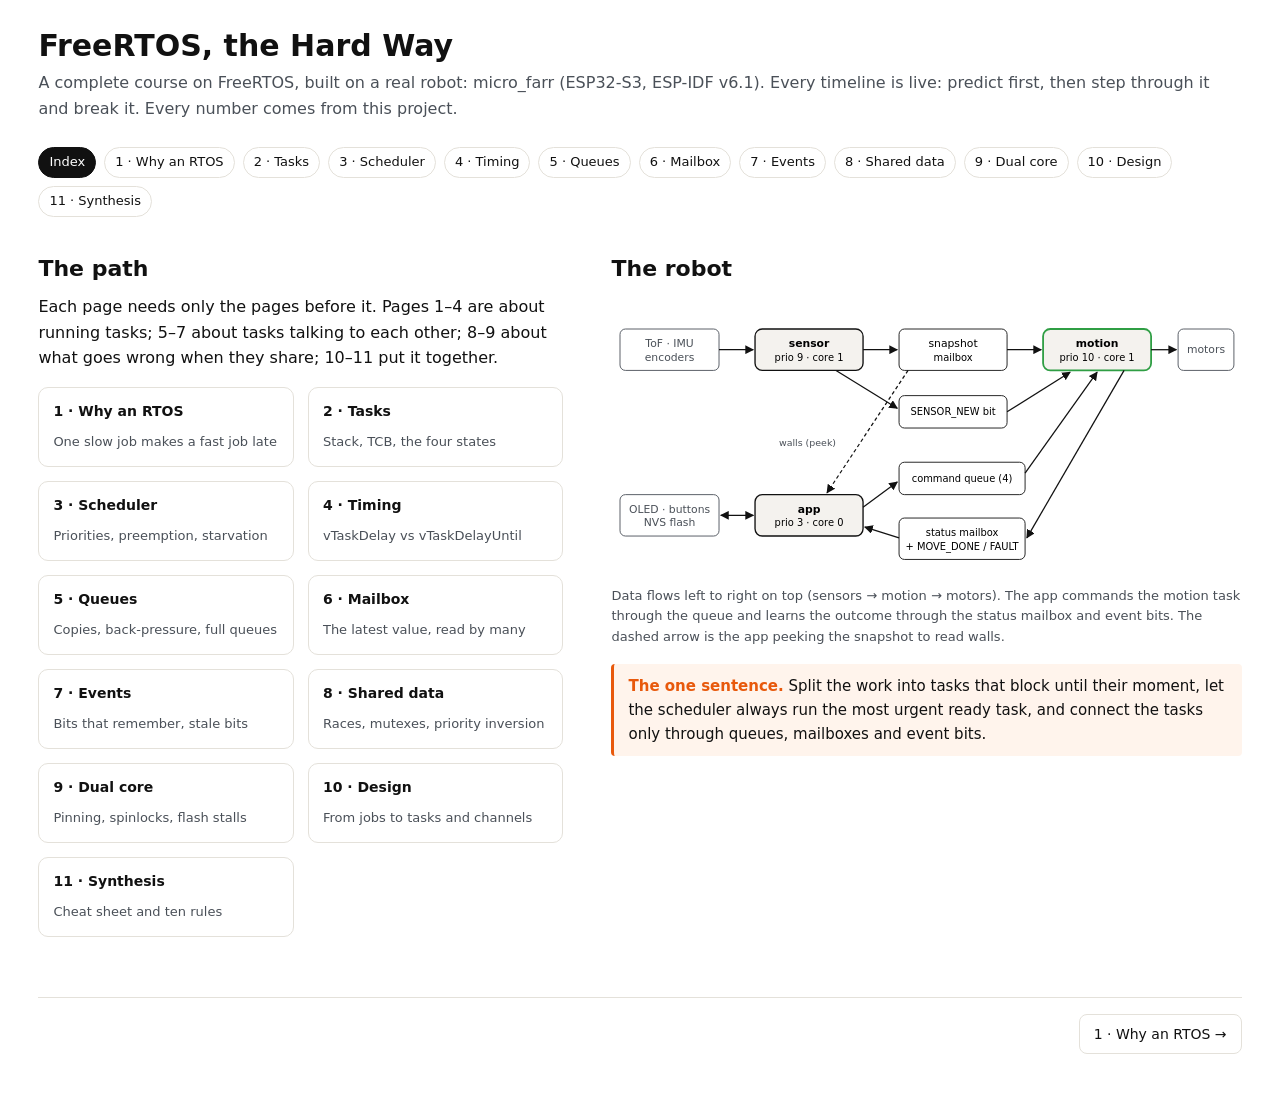
<file: docs/learn/freertos/index.html>
<!DOCTYPE html>
<html lang="en"><head><meta charset="utf-8"><meta name="viewport" content="width=device-width,initial-scale=1">
<title>FreeRTOS, the Hard Way</title><link rel="stylesheet" href="assets/course.css"></head><body>
<main>
<h1>FreeRTOS, the Hard Way</h1>
<p class="sub">A complete course on FreeRTOS, built on a real robot: micro_farr (ESP32-S3, ESP-IDF v6.1). Every timeline is live: predict first, then step through it and break it. Every number comes from this project.</p>
<nav id="nav"></nav>
<div class="split"><div>
<h2>The path</h2>
<p>Each page needs only the pages before it. Pages 1–4 are about running tasks; 5–7 about tasks talking to each other; 8–9 about what goes wrong when they share; 10–11 put it together.</p>
<div class="grid"><a class="card" href="01-why-rtos.html"><h4>1 · Why an RTOS</h4><span class="small">One slow job makes a fast job late</span></a><a class="card" href="02-tasks.html"><h4>2 · Tasks</h4><span class="small">Stack, TCB, the four states</span></a><a class="card" href="03-scheduler.html"><h4>3 · Scheduler</h4><span class="small">Priorities, preemption, starvation</span></a><a class="card" href="04-timing.html"><h4>4 · Timing</h4><span class="small">vTaskDelay vs vTaskDelayUntil</span></a><a class="card" href="05-queues.html"><h4>5 · Queues</h4><span class="small">Copies, back-pressure, full queues</span></a><a class="card" href="06-mailbox.html"><h4>6 · Mailbox</h4><span class="small">The latest value, read by many</span></a><a class="card" href="07-events.html"><h4>7 · Events</h4><span class="small">Bits that remember, stale bits</span></a><a class="card" href="08-shared-data.html"><h4>8 · Shared data</h4><span class="small">Races, mutexes, priority inversion</span></a><a class="card" href="09-dual-core.html"><h4>9 · Dual core</h4><span class="small">Pinning, spinlocks, flash stalls</span></a><a class="card" href="10-design.html"><h4>10 · Design</h4><span class="small">From jobs to tasks and channels</span></a><a class="card" href="11-synthesis.html"><h4>11 · Synthesis</h4><span class="small">Cheat sheet and ten rules</span></a></div>
</div><div>
<h2>The robot</h2>
<figure>
<svg viewBox="0 0 700 300" role="img" aria-label="micro_farr tasks and IPC channels">
  <g font-size="12">
    <rect x="10" y="30" width="110" height="46" rx="6" fill="#fff" stroke="#4a5058"/><text x="65" y="50" text-anchor="middle" fill="#4a5058">ToF · IMU</text><text x="65" y="65" text-anchor="middle" fill="#4a5058">encoders</text>
    <rect x="160" y="30" width="120" height="46" rx="8" fill="#f4f2ee" stroke="#111" stroke-width="1.5"/><text x="220" y="50" text-anchor="middle" font-weight="700">sensor</text><text x="220" y="65" text-anchor="middle" font-size="11">prio 9 · core 1</text>
    <rect x="320" y="30" width="120" height="46" rx="6" fill="#fff" stroke="#111"/><text x="380" y="50" text-anchor="middle">snapshot</text><text x="380" y="65" text-anchor="middle" font-size="11">mailbox</text>
    <rect x="480" y="30" width="120" height="46" rx="8" fill="#f4f2ee" stroke="#2f9e44" stroke-width="2"/><text x="540" y="50" text-anchor="middle" font-weight="700">motion</text><text x="540" y="65" text-anchor="middle" font-size="11">prio 10 · core 1</text>
    <rect x="630" y="30" width="62" height="46" rx="6" fill="#fff" stroke="#4a5058"/><text x="661" y="57" text-anchor="middle" fill="#4a5058">motors</text>
    <rect x="320" y="104" width="120" height="36" rx="6" fill="#fff" stroke="#111"/><text x="380" y="126" text-anchor="middle" font-size="11">SENSOR_NEW bit</text>
    <rect x="160" y="214" width="120" height="46" rx="8" fill="#f4f2ee" stroke="#111" stroke-width="1.5"/><text x="220" y="234" text-anchor="middle" font-weight="700">app</text><text x="220" y="249" text-anchor="middle" font-size="11">prio 3 · core 0</text>
    <rect x="320" y="178" width="140" height="36" rx="6" fill="#fff" stroke="#111"/><text x="390" y="200" text-anchor="middle" font-size="11">command queue (4)</text>
    <rect x="320" y="240" width="140" height="46" rx="6" fill="#fff" stroke="#111"/><text x="390" y="260" text-anchor="middle" font-size="11">status mailbox</text><text x="390" y="275" text-anchor="middle" font-size="11">+ MOVE_DONE / FAULT</text>
    <rect x="10" y="214" width="110" height="46" rx="6" fill="#fff" stroke="#4a5058"/><text x="65" y="234" text-anchor="middle" fill="#4a5058">OLED · buttons</text><text x="65" y="249" text-anchor="middle" fill="#4a5058">NVS flash</text>
  </g>
  <g fill="none" stroke="#111" stroke-width="1.4">
    <path d="M120,53 L158,53" marker-end="url(#ah)"/>
    <path d="M280,53 L318,53" marker-end="url(#ah)"/>
    <path d="M440,53 L478,53" marker-end="url(#ah)"/>
    <path d="M600,53 L628,53" marker-end="url(#ah)"/>
    <path d="M250,76 L318,118" marker-end="url(#ah)"/>
    <path d="M440,122 L510,78" marker-end="url(#ah)"/>
    <path d="M330,76 L240,212" stroke-dasharray="4 3" marker-end="url(#ah)"/>
    <path d="M280,228 L318,200" marker-end="url(#ah)"/>
    <path d="M460,190 L540,78" marker-end="url(#ah)"/>
    <path d="M570,76 L462,262" marker-end="url(#ah)"/>
    <path d="M320,262 L282,250" marker-end="url(#ah)"/>
    <path d="M158,237 L122,237" marker-start="url(#ah)" marker-end="url(#ah)"/>
  </g>
  <text x="250" y="160" font-size="10.5" fill="#4a5058" text-anchor="end">walls (peek)</text>
</svg>
<figcaption>Data flows left to right on top (sensors → motion → motors). The app commands the motion task through the queue and learns the outcome through the status mailbox and event bits. The dashed arrow is the app peeking the snapshot to read walls.</figcaption>
</figure>
<div class="key"><b>The one sentence.</b> Split the work into tasks that block until their moment, let the scheduler always run the most urgent ready task, and connect the tasks only through queues, mailboxes and event bits.</div>
</div></div>
<div class="pn" id="pn"></div>
</main>
<svg width="0" height="0" style="position:absolute" aria-hidden="true"><defs>
<marker id="ah" viewBox="0 0 10 10" refX="9" refY="5" markerWidth="7" markerHeight="7" orient="auto-start-reverse"><path d="M0,0 L10,5 L0,10 z" fill="#111"/></marker>
<marker id="aho" viewBox="0 0 10 10" refX="9" refY="5" markerWidth="7" markerHeight="7" orient="auto-start-reverse"><path d="M0,0 L10,5 L0,10 z" fill="#e8590c"/></marker>
<marker id="ahg" viewBox="0 0 10 10" refX="9" refY="5" markerWidth="7" markerHeight="7" orient="auto-start-reverse"><path d="M0,0 L10,5 L0,10 z" fill="#2f9e44"/></marker>
</defs></svg>
<script src="assets/course.js"></script>
<script>nav('index');</script>
</body></html>
</file>
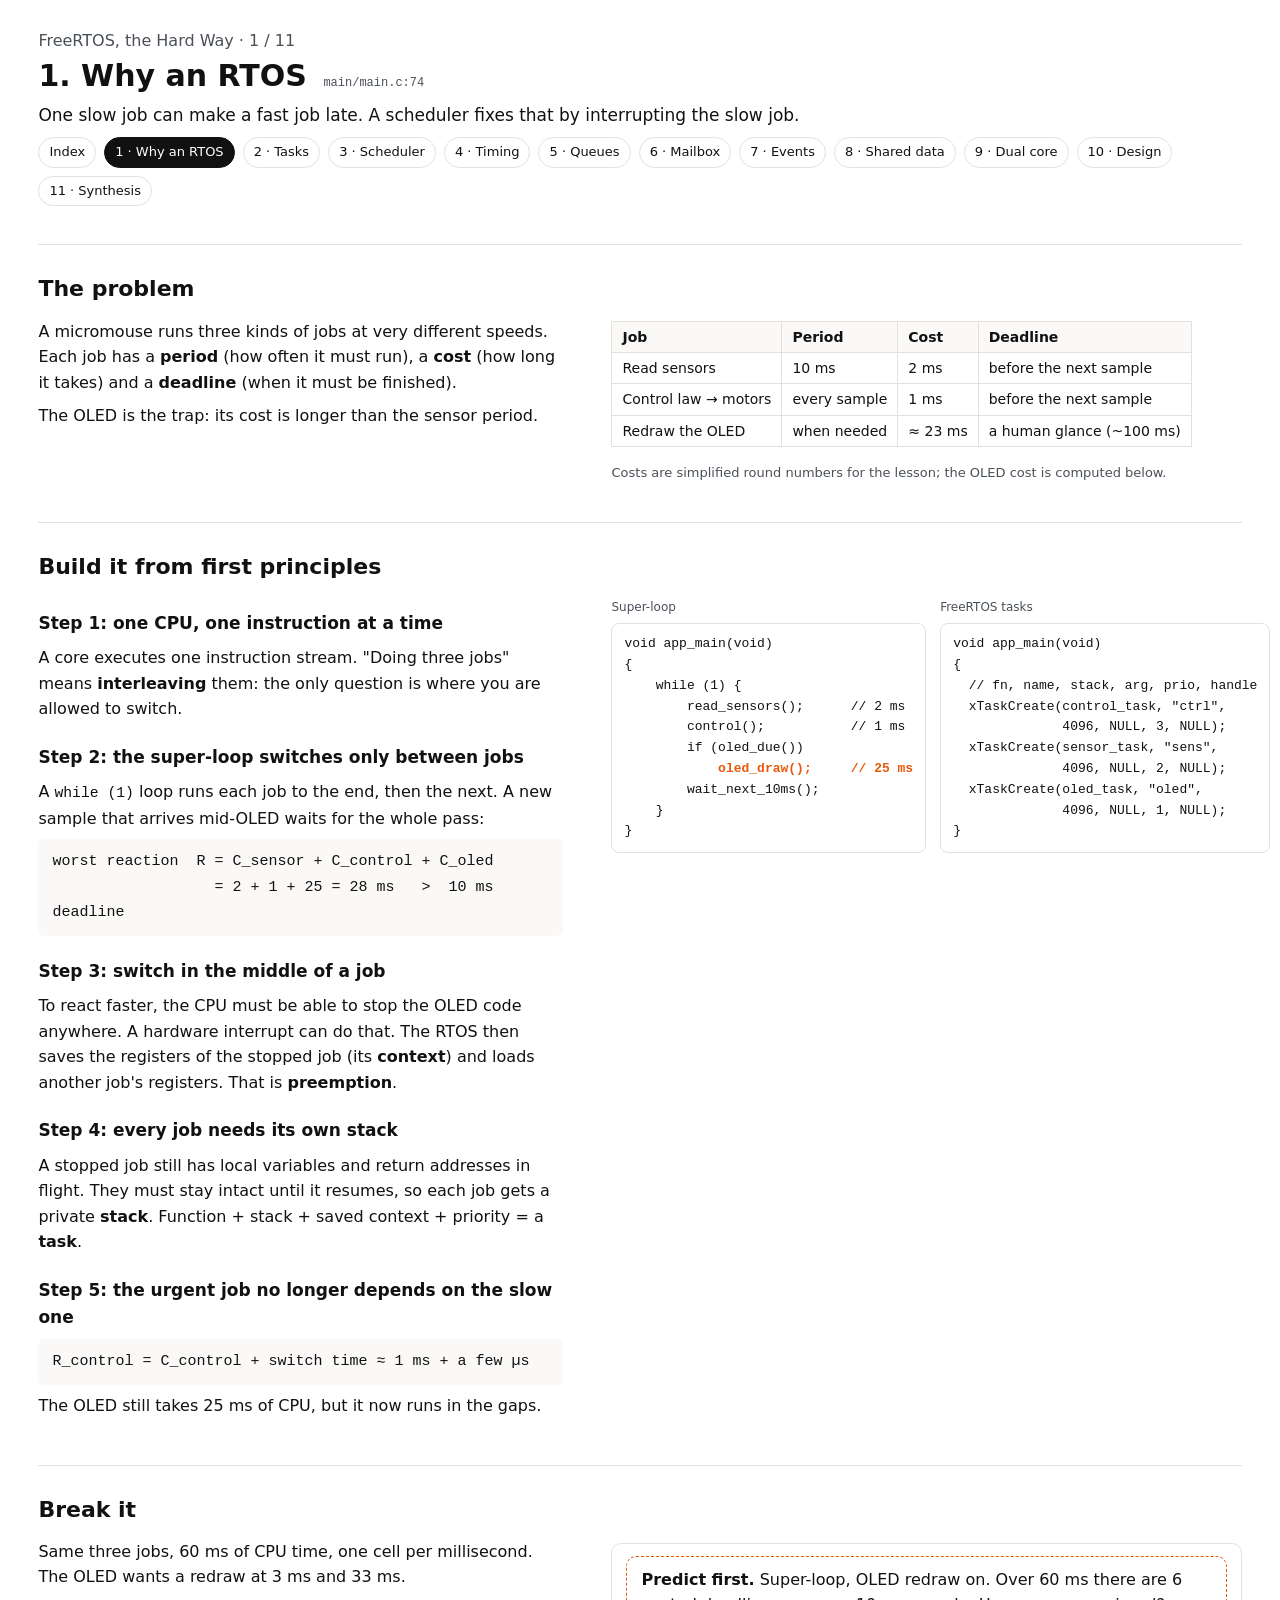
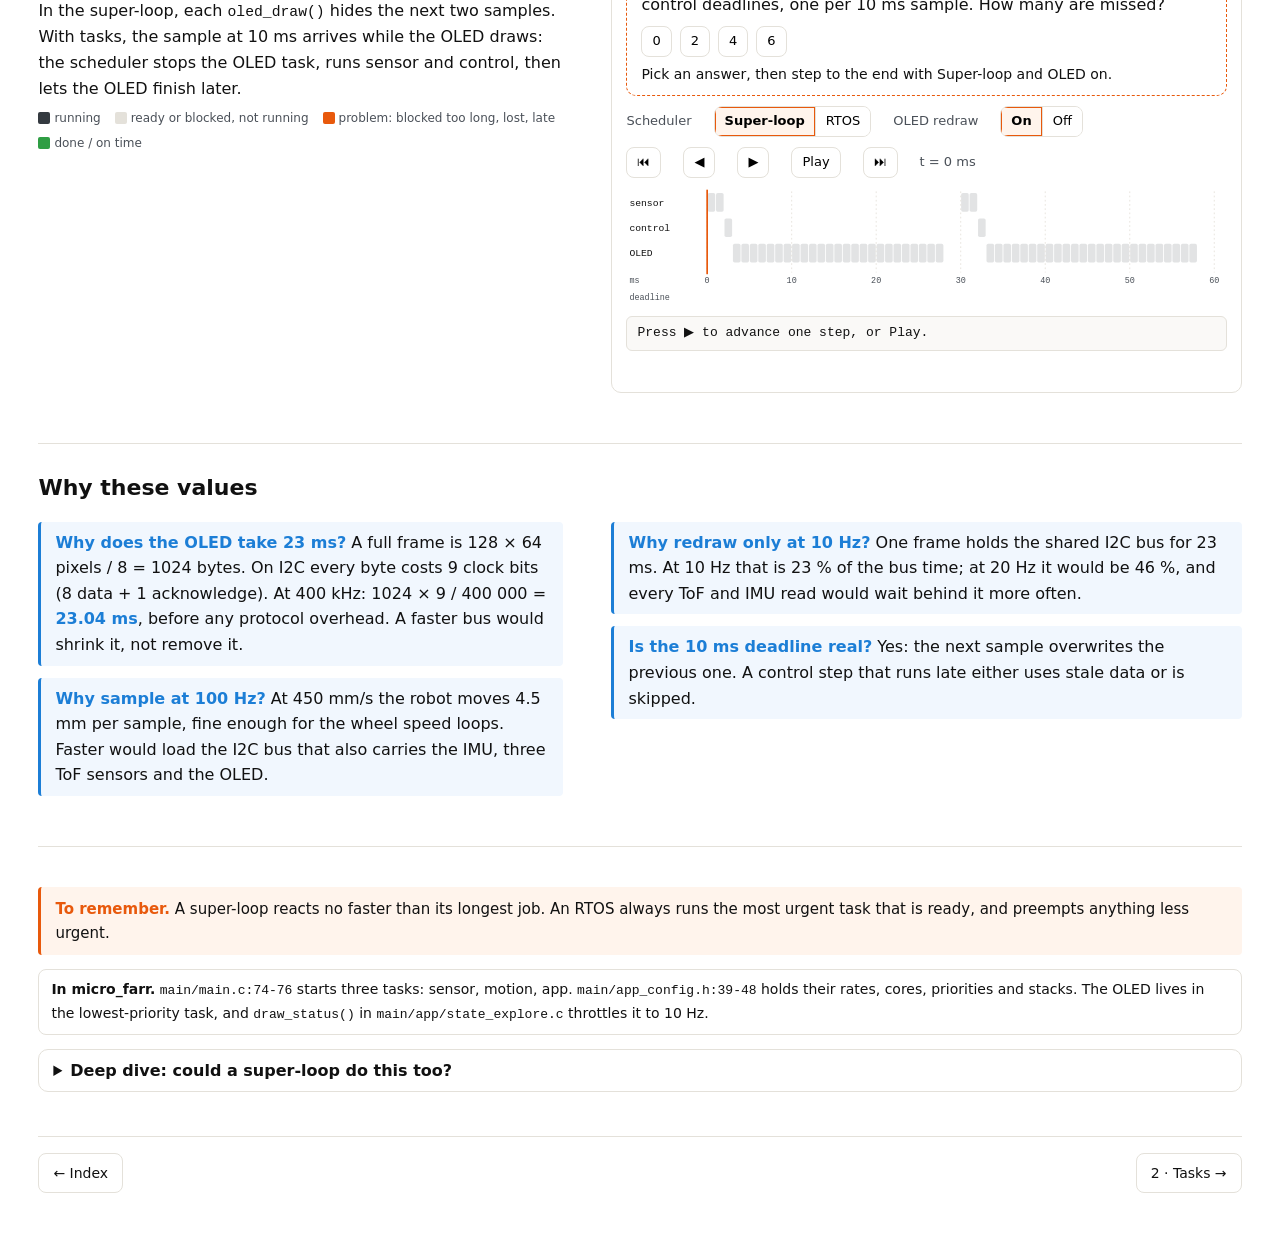
<file: docs/learn/freertos/01-why-rtos.html>
<!DOCTYPE html>
<html lang="en"><head><meta charset="utf-8"><meta name="viewport" content="width=device-width,initial-scale=1">
<title>1. Why an RTOS · FreeRTOS, the Hard Way</title><link rel="stylesheet" href="assets/course.css"></head><body>
<svg width="0" height="0" style="position:absolute" aria-hidden="true"><defs>
<marker id="ah" viewBox="0 0 10 10" refX="9" refY="5" markerWidth="7" markerHeight="7" orient="auto-start-reverse"><path d="M0,0 L10,5 L0,10 z" fill="#111"/></marker>
<marker id="aho" viewBox="0 0 10 10" refX="9" refY="5" markerWidth="7" markerHeight="7" orient="auto-start-reverse"><path d="M0,0 L10,5 L0,10 z" fill="#e8590c"/></marker>
<marker id="ahg" viewBox="0 0 10 10" refX="9" refY="5" markerWidth="7" markerHeight="7" orient="auto-start-reverse"><path d="M0,0 L10,5 L0,10 z" fill="#2f9e44"/></marker>
</defs></svg>
<main>
<p class="sub" style="margin:0 0 4px">FreeRTOS, the Hard Way · 1 / 11</p>
<h1>1. Why an RTOS <span class="sl">main/main.c:74</span></h1>
<p class="lead">One slow job can make a fast job late. A scheduler fixes that by interrupting the slow job.</p>
<nav id="nav"></nav>

<section>
<h2>The problem</h2>
<div class="split"><div>
<p>A micromouse runs three kinds of jobs at very different speeds. Each job has a <b>period</b> (how often it must run), a <b>cost</b> (how long it takes) and a <b>deadline</b> (when it must be finished).</p>
<p>The OLED is the trap: its cost is longer than the sensor period.</p>
</div><div>
<div class="scroll"><table>
<tr><th>Job</th><th>Period</th><th>Cost</th><th>Deadline</th></tr>
<tr><td>Read sensors</td><td>10 ms</td><td>2 ms</td><td>before the next sample</td></tr>
<tr><td>Control law → motors</td><td>every sample</td><td>1 ms</td><td>before the next sample</td></tr>
<tr><td>Redraw the OLED</td><td>when needed</td><td>≈ 23 ms</td><td>a human glance (~100 ms)</td></tr>
</table></div>
<p class="small">Costs are simplified round numbers for the lesson; the OLED cost is computed below.</p>
</div></div>
</section>

<section>
<h2>Build it from first principles</h2>
<div class="split"><div>
<h3>Step 1: one CPU, one instruction at a time</h3>
<p>A core executes one instruction stream. "Doing three jobs" means <b>interleaving</b> them: the only question is where you are allowed to switch.</p>
<h3>Step 2: the super-loop switches only between jobs</h3>
<p>A <code>while (1)</code> loop runs each job to the end, then the next. A new sample that arrives mid-OLED waits for the whole pass:</p>
<div class="eq">worst reaction  R = C_sensor + C_control + C_oled
                  = 2 + 1 + 25 = 28 ms   &gt;  10 ms deadline</div>
<h3>Step 3: switch in the middle of a job</h3>
<p>To react faster, the CPU must be able to stop the OLED code anywhere. A hardware interrupt can do that. The RTOS then saves the registers of the stopped job (its <b>context</b>) and loads another job's registers. That is <b>preemption</b>.</p>
<h3>Step 4: every job needs its own stack</h3>
<p>A stopped job still has local variables and return addresses in flight. They must stay intact until it resumes, so each job gets a private <b>stack</b>. Function + stack + saved context + priority = a <b>task</b>.</p>
<h3>Step 5: the urgent job no longer depends on the slow one</h3>
<div class="eq">R_control = C_control + switch time ≈ 1 ms + a few µs</div>
<p>The OLED still takes 25 ms of CPU, but it now runs in the gaps.</p>
</div><div>
<div class="cols">
<div><div class="ct">Super-loop</div>
<pre>void app_main(void)
{
    while (1) {
        read_sensors();      // 2 ms
        control();           // 1 ms
        if (oled_due())
            <span class="hl">oled_draw();     // 25 ms</span>
        wait_next_10ms();
    }
}</pre></div>
<div><div class="ct">FreeRTOS tasks</div>
<pre>void app_main(void)
{
  // fn, name, stack, arg, prio, handle
  xTaskCreate(control_task, "ctrl",
              4096, NULL, 3, NULL);
  xTaskCreate(sensor_task, "sens",
              4096, NULL, 2, NULL);
  xTaskCreate(oled_task, "oled",
              4096, NULL, 1, NULL);
}</pre></div>
</div>
</div></div>
</section>

<section>
<h2>Break it</h2>
<div class="split"><div>
<p>Same three jobs, 60 ms of CPU time, one cell per millisecond. The OLED wants a redraw at 3 ms and 33 ms.</p>
<p>In the super-loop, each <code>oled_draw()</code> hides the next two samples. With tasks, the sample at 10 ms arrives while the OLED draws: the scheduler stops the OLED task, runs sensor and control, then lets the OLED finish later.</p>
<div class="legend" aria-label="Timeline colours"><span><i style="background:#343a40"></i>running</span><span><i style="background:#e4e1da"></i>ready or blocked, not running</span><span><i style="background:#e8590c"></i>problem: blocked too long, lost, late</span><span><i style="background:#2f9e44"></i>done / on time</span></div>
</div><div><div id="tl-why"></div></div></div>
</section>

<section>
<h2>Why these values</h2>
<div class="split"><div>
<div class="why"><b>Why does the OLED take 23 ms?</b> A full frame is 128 × 64 pixels / 8 = 1024 bytes. On I2C every byte costs 9 clock bits (8 data + 1 acknowledge). At 400 kHz: 1024 × 9 / 400 000 = <b>23.04 ms</b>, before any protocol overhead. A faster bus would shrink it, not remove it.</div>
<div class="why"><b>Why sample at 100 Hz?</b> At 450 mm/s the robot moves 4.5 mm per sample, fine enough for the wheel speed loops. Faster would load the I2C bus that also carries the IMU, three ToF sensors and the OLED.</div>
</div><div>
<div class="why"><b>Why redraw only at 10 Hz?</b> One frame holds the shared I2C bus for 23 ms. At 10 Hz that is 23 % of the bus time; at 20 Hz it would be 46 %, and every ToF and IMU read would wait behind it more often.</div>
<div class="why"><b>Is the 10 ms deadline real?</b> Yes: the next sample overwrites the previous one. A control step that runs late either uses stale data or is skipped.</div>
</div></div>
</section>

<section>
<div class="key"><b>To remember.</b> A super-loop reacts no faster than its longest job. An RTOS always runs the most urgent task that is ready, and preempts anything less urgent.</div>
<div class="anchor"><b>In micro_farr.</b> <code>main/main.c:74-76</code> starts three tasks: sensor, motion, app. <code>main/app_config.h:39-48</code> holds their rates, cores, priorities and stacks. The OLED lives in the lowest-priority task, and <code>draw_status()</code> in <code>main/app/state_explore.c</code> throttles it to 10 Hz.</div>
<details><summary>Deep dive: could a super-loop do this too?</summary>
<p>Yes, by hand: cut <code>oled_draw()</code> into 8 page writes of 3 ms and send one per pass. That is <b>cooperative multitasking</b>: you must chop every slow job yourself, and one forgotten long call breaks the timing again.</p>
<p>An RTOS chops for you. The price: one stack per task (RAM), a few microseconds per switch, and data shared between tasks that can be read half-updated (page 8).</p>
<p>On ESP-IDF there is no bare super-loop anyway: <code>app_main()</code> already runs inside a FreeRTOS task called <code>main</code> (core 0, 3584-byte stack in this project's <code>sdkconfig</code>).</p>
</details>
</section>
<div class="pn" id="pn"></div>
</main>
<script src="assets/course.js"></script>
<script>nav('why');
mount('tl-why', {
  label: 'CPU timeline, super-loop versus RTOS', sim: s => SIM.why({ sched: s.sched, oled: s.oled === 'on' }), init: { sched: 'super', oled: 'on' },
  toggles: [
    { key: 'sched', label: 'Scheduler', options: [['super', 'Super-loop'], ['rtos', 'RTOS']] },
    { key: 'oled', label: 'OLED redraw', options: [['on', 'On'], ['off', 'Off']] }],
  predict: { q: 'Super-loop, OLED redraw on. Over 60 ms there are 6 control deadlines, one per 10 ms sample. How many are missed?',
    choices: [['0', '0'], ['2', '2'], ['4', '4'], ['6', '6']], whenText: 'Super-loop and OLED on', label: v => v,
    when: s => s.sched === 'super' && s.oled === 'on',
    why: 'Each 25 ms oled_draw() swallows the next two samples. Switch to RTOS: 0 missed.' } });</script>
</body></html>
</file>
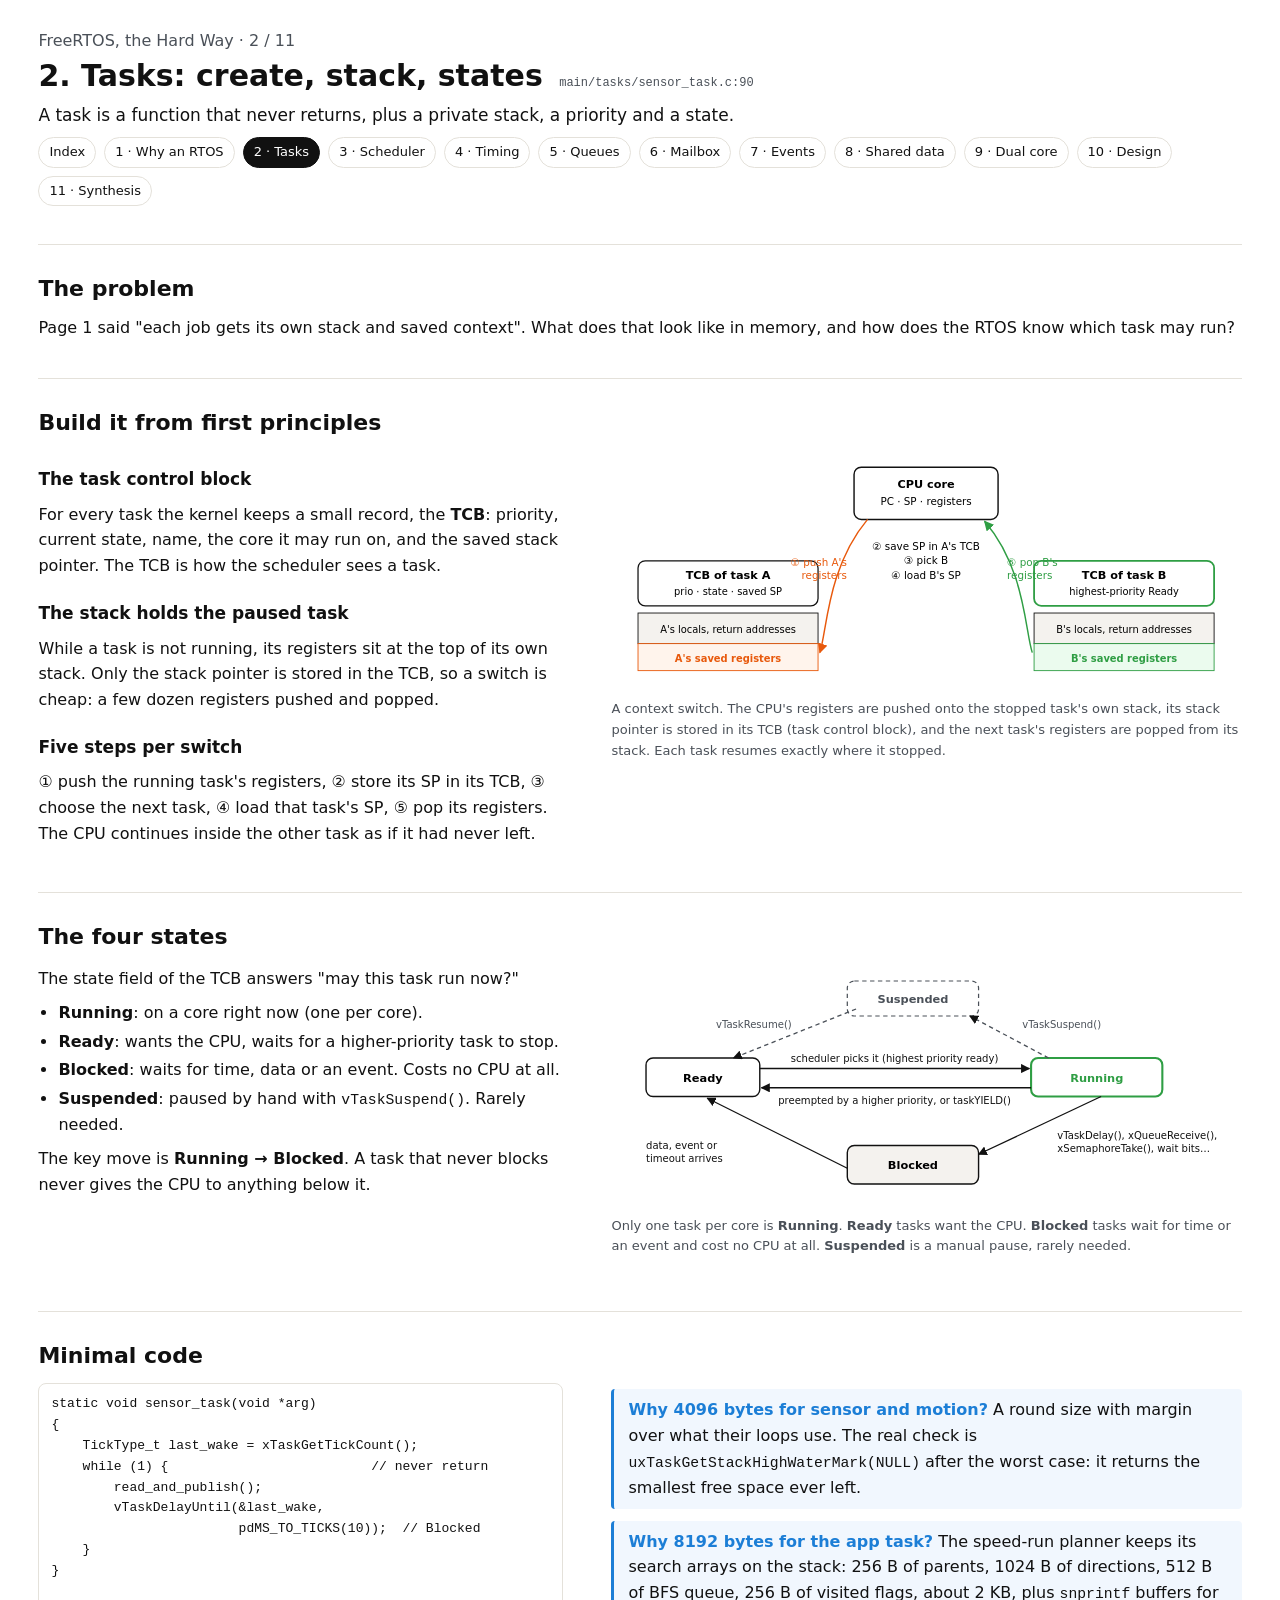
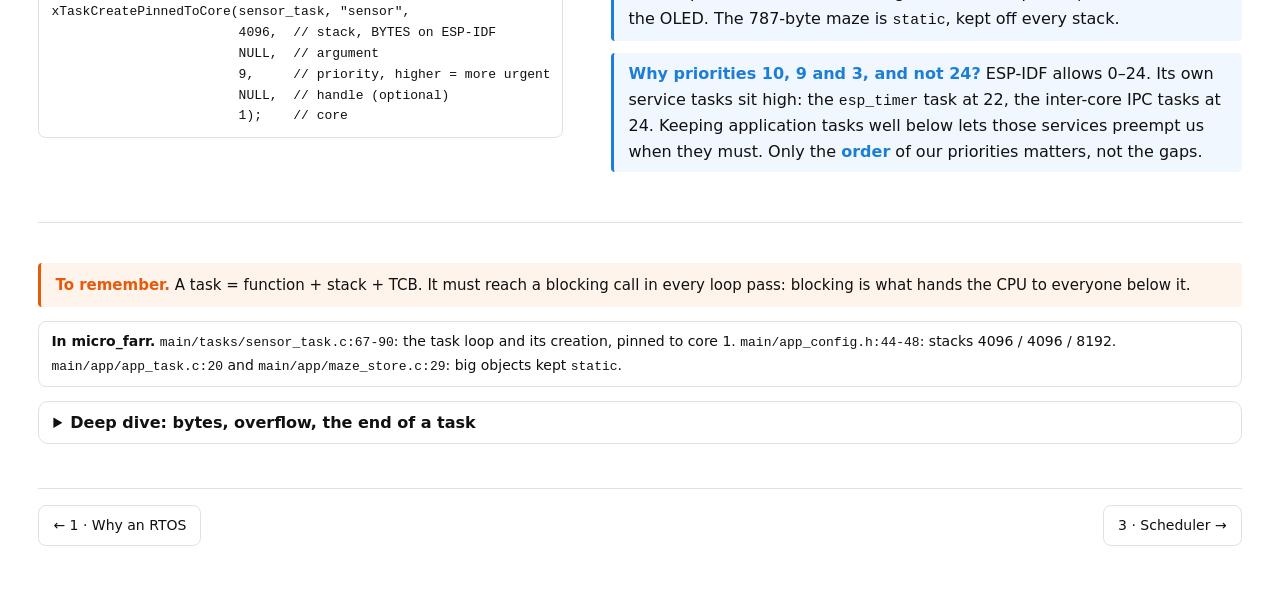
<file: docs/learn/freertos/02-tasks.html>
<!DOCTYPE html>
<html lang="en"><head><meta charset="utf-8"><meta name="viewport" content="width=device-width,initial-scale=1">
<title>2. Tasks: create, stack, states · FreeRTOS, the Hard Way</title><link rel="stylesheet" href="assets/course.css"></head><body>
<svg width="0" height="0" style="position:absolute" aria-hidden="true"><defs>
<marker id="ah" viewBox="0 0 10 10" refX="9" refY="5" markerWidth="7" markerHeight="7" orient="auto-start-reverse"><path d="M0,0 L10,5 L0,10 z" fill="#111"/></marker>
<marker id="aho" viewBox="0 0 10 10" refX="9" refY="5" markerWidth="7" markerHeight="7" orient="auto-start-reverse"><path d="M0,0 L10,5 L0,10 z" fill="#e8590c"/></marker>
<marker id="ahg" viewBox="0 0 10 10" refX="9" refY="5" markerWidth="7" markerHeight="7" orient="auto-start-reverse"><path d="M0,0 L10,5 L0,10 z" fill="#2f9e44"/></marker>
</defs></svg>
<main>
<p class="sub" style="margin:0 0 4px">FreeRTOS, the Hard Way · 2 / 11</p>
<h1>2. Tasks: create, stack, states <span class="sl">main/tasks/sensor_task.c:90</span></h1>
<p class="lead">A task is a function that never returns, plus a private stack, a priority and a state.</p>
<nav id="nav"></nav>

<section>
<h2>The problem</h2>
<p>Page 1 said "each job gets its own stack and saved context". What does that look like in memory, and how does the RTOS know which task may run?</p>
</section>

<section>
<h2>Build it from first principles</h2>
<div class="split"><div>
<h3>The task control block</h3>
<p>For every task the kernel keeps a small record, the <b>TCB</b>: priority, current state, name, the core it may run on, and the saved stack pointer. The TCB is how the scheduler sees a task.</p>
<h3>The stack holds the paused task</h3>
<p>While a task is not running, its registers sit at the top of its own stack. Only the stack pointer is stored in the TCB, so a switch is cheap: a few dozen registers pushed and popped.</p>
<h3>Five steps per switch</h3>
<p>① push the running task's registers, ② store its SP in its TCB, ③ choose the next task, ④ load that task's SP, ⑤ pop its registers. The CPU continues inside the other task as if it had never left.</p>
</div><div><figure>
<svg viewBox="0 0 700 250" role="img" aria-label="Context switch between two tasks">
  <g font-size="12.5">
    <rect x="270" y="8" width="160" height="58" rx="8" fill="#fff" stroke="#111" stroke-width="1.6"/>
    <text x="350" y="31" text-anchor="middle" font-weight="700">CPU core</text><text x="350" y="50" text-anchor="middle" font-size="11.5">PC · SP · registers</text>
    <rect x="30" y="112" width="200" height="50" rx="8" fill="#fff" stroke="#111" stroke-width="1.4"/>
    <text x="130" y="132" text-anchor="middle" font-weight="700">TCB of task A</text><text x="130" y="150" text-anchor="middle" font-size="11">prio · state · saved SP</text>
    <rect x="30" y="170" width="200" height="34" fill="#f4f2ee" stroke="#111"/><text x="130" y="192" text-anchor="middle" font-size="11">A's locals, return addresses</text>
    <rect x="30" y="204" width="200" height="30" fill="#fff4ec" stroke="#e8590c"/><text x="130" y="224" text-anchor="middle" font-size="11" fill="#e8590c" font-weight="700">A's saved registers</text>
    <rect x="470" y="112" width="200" height="50" rx="8" fill="#fff" stroke="#2f9e44" stroke-width="2"/>
    <text x="570" y="132" text-anchor="middle" font-weight="700">TCB of task B</text><text x="570" y="150" text-anchor="middle" font-size="11">highest-priority Ready</text>
    <rect x="470" y="170" width="200" height="34" fill="#f4f2ee" stroke="#111"/><text x="570" y="192" text-anchor="middle" font-size="11">B's locals, return addresses</text>
    <rect x="470" y="204" width="200" height="30" fill="#ebfbee" stroke="#2f9e44"/><text x="570" y="224" text-anchor="middle" font-size="11" fill="#2f9e44" font-weight="700">B's saved registers</text>
  </g>
  <g fill="none" stroke-width="1.6">
    <path d="M285,66 C240,120 240,190 232,214" stroke="#e8590c" marker-end="url(#aho)"/>
    <path d="M468,214 C460,190 460,120 415,68" stroke="#2f9e44" marker-end="url(#ahg)"/>
  </g>
  <g font-size="11.5">
    <text x="262" y="118" text-anchor="end" fill="#e8590c">① push A's</text><text x="262" y="132" text-anchor="end" fill="#e8590c">registers</text>
    <text x="350" y="100" text-anchor="middle">② save SP in A's TCB</text>
    <text x="350" y="116" text-anchor="middle">③ pick B</text>
    <text x="350" y="132" text-anchor="middle">④ load B's SP</text>
    <text x="440" y="118" fill="#2f9e44">⑤ pop B's</text><text x="440" y="132" fill="#2f9e44">registers</text>
  </g>
</svg>
<figcaption>A context switch. The CPU's registers are pushed onto the stopped task's own stack, its stack pointer is stored in its TCB (task control block), and the next task's registers are popped from its stack. Each task resumes exactly where it stopped.</figcaption>
</figure></div></div>
</section>

<section>
<h2>The four states</h2>
<div class="split"><div>
<p>The state field of the TCB answers "may this task run now?"</p>
<ul class="pts">
<li><b>Running</b>: on a core right now (one per core).</li>
<li><b>Ready</b>: wants the CPU, waits for a higher-priority task to stop.</li>
<li><b>Blocked</b>: waits for time, data or an event. Costs no CPU at all.</li>
<li><b>Suspended</b>: paused by hand with <code>vTaskSuspend()</code>. Rarely needed.</li>
</ul>
<p>The key move is <b>Running → Blocked</b>. A task that never blocks never gives the CPU to anything below it.</p>
</div><div><figure>
<svg viewBox="0 0 720 260" role="img" aria-label="Task state machine">
  <g font-size="13">
    <rect x="40" y="96" width="130" height="44" rx="8" fill="#fff" stroke="#111" stroke-width="1.6"/><text x="105" y="123" text-anchor="middle" font-weight="700">Ready</text>
    <rect x="480" y="96" width="150" height="44" rx="8" fill="#fff" stroke="#2f9e44" stroke-width="2.4"/><text x="555" y="123" text-anchor="middle" font-weight="700" fill="#2f9e44">Running</text>
    <rect x="270" y="196" width="150" height="44" rx="8" fill="#f4f2ee" stroke="#111" stroke-width="1.6"/><text x="345" y="223" text-anchor="middle" font-weight="700">Blocked</text>
    <rect x="270" y="8" width="150" height="40" rx="8" fill="#fff" stroke="#4a5058" stroke-width="1.4" stroke-dasharray="5 4"/><text x="345" y="33" text-anchor="middle" font-weight="700" fill="#4a5058">Suspended</text>
  </g>
  <g fill="none" stroke="#111" stroke-width="1.5">
    <path d="M170,108 L478,108" marker-end="url(#ah)"/>
    <path d="M480,130 L172,130" marker-end="url(#ah)"/>
    <path d="M560,140 L420,206" marker-end="url(#ah)"/>
    <path d="M270,222 L110,142" marker-end="url(#ah)"/>
    <path d="M500,96 L410,48" stroke="#4a5058" stroke-dasharray="5 4" marker-end="url(#ah)"/>
    <path d="M280,40 L140,96" stroke="#4a5058" stroke-dasharray="5 4" marker-end="url(#ah)"/>
  </g>
  <g font-size="11.5" fill="#111">
    <text x="324" y="101" text-anchor="middle">scheduler picks it (highest priority ready)</text>
    <text x="324" y="148" text-anchor="middle">preempted by a higher priority, or taskYIELD()</text>
    <text x="510" y="188">vTaskDelay(), xQueueReceive(),</text>
    <text x="510" y="203">xSemaphoreTake(), wait bits…</text>
    <text x="40" y="200">data, event or</text>
    <text x="40" y="215">timeout arrives</text>
    <text x="470" y="62" fill="#4a5058">vTaskSuspend()</text>
    <text x="120" y="62" fill="#4a5058">vTaskResume()</text>
  </g>
</svg>
<figcaption>Only one task per core is <b>Running</b>. <b>Ready</b> tasks want the CPU. <b>Blocked</b> tasks wait for time or an event and cost no CPU at all. <b>Suspended</b> is a manual pause, rarely needed.</figcaption>
</figure></div></div>
</section>

<section>
<h2>Minimal code</h2>
<div class="split"><div>
<pre>static void sensor_task(void *arg)
{
    TickType_t last_wake = xTaskGetTickCount();
    while (1) {                          // never return
        read_and_publish();
        vTaskDelayUntil(&amp;last_wake,
                        pdMS_TO_TICKS(10));  // Blocked
    }
}

xTaskCreatePinnedToCore(sensor_task, "sensor",
                        4096,  // stack, BYTES on ESP-IDF
                        NULL,  // argument
                        9,     // priority, higher = more urgent
                        NULL,  // handle (optional)
                        1);    // core</pre>
</div><div>
<div class="why"><b>Why 4096 bytes for sensor and motion?</b> A round size with margin over what their loops use. The real check is <code>uxTaskGetStackHighWaterMark(NULL)</code> after the worst case: it returns the smallest free space ever left.</div>
<div class="why"><b>Why 8192 bytes for the app task?</b> The speed-run planner keeps its search arrays on the stack: 256 B of parents, 1024 B of directions, 512 B of BFS queue, 256 B of visited flags, about 2 KB, plus <code>snprintf</code> buffers for the OLED. The 787-byte maze is <code>static</code>, kept off every stack.</div>
<div class="why"><b>Why priorities 10, 9 and 3, and not 24?</b> ESP-IDF allows 0–24. Its own service tasks sit high: the <code>esp_timer</code> task at 22, the inter-core IPC tasks at 24. Keeping application tasks well below lets those services preempt us when they must. Only the <b>order</b> of our priorities matters, not the gaps.</div>
</div></div>
</section>

<section>
<div class="key"><b>To remember.</b> A task = function + stack + TCB. It must reach a blocking call in every loop pass: blocking is what hands the CPU to everyone below it.</div>
<div class="anchor"><b>In micro_farr.</b> <code>main/tasks/sensor_task.c:67-90</code>: the task loop and its creation, pinned to core 1. <code>main/app_config.h:44-48</code>: stacks 4096 / 4096 / 8192. <code>main/app/app_task.c:20</code> and <code>main/app/maze_store.c:29</code>: big objects kept <code>static</code>.</div>
<details><summary>Deep dive: bytes, overflow, the end of a task</summary>
<p><b>Bytes, not words.</b> Vanilla FreeRTOS counts stack depth in words of 4 bytes. ESP-IDF counts in bytes. Code copied from a FreeRTOS tutorial gets 4× less stack on ESP-IDF.</p>
<p><b>Overflow.</b> ESP-IDF detects most overflows and panics with <code>A stack overflow in task … has been detected</code>. Silent corruption is still possible with large local arrays: measure the high-water mark.</p>
<p><b>Never return.</b> Returning from a task function aborts the program on ESP-IDF. A task that has finished calls <code>vTaskDelete(NULL)</code>.</p>
</details>
</section>
<div class="pn" id="pn"></div>
</main>
<script src="assets/course.js"></script>
<script>nav('tasks');</script>
</body></html>
</file>
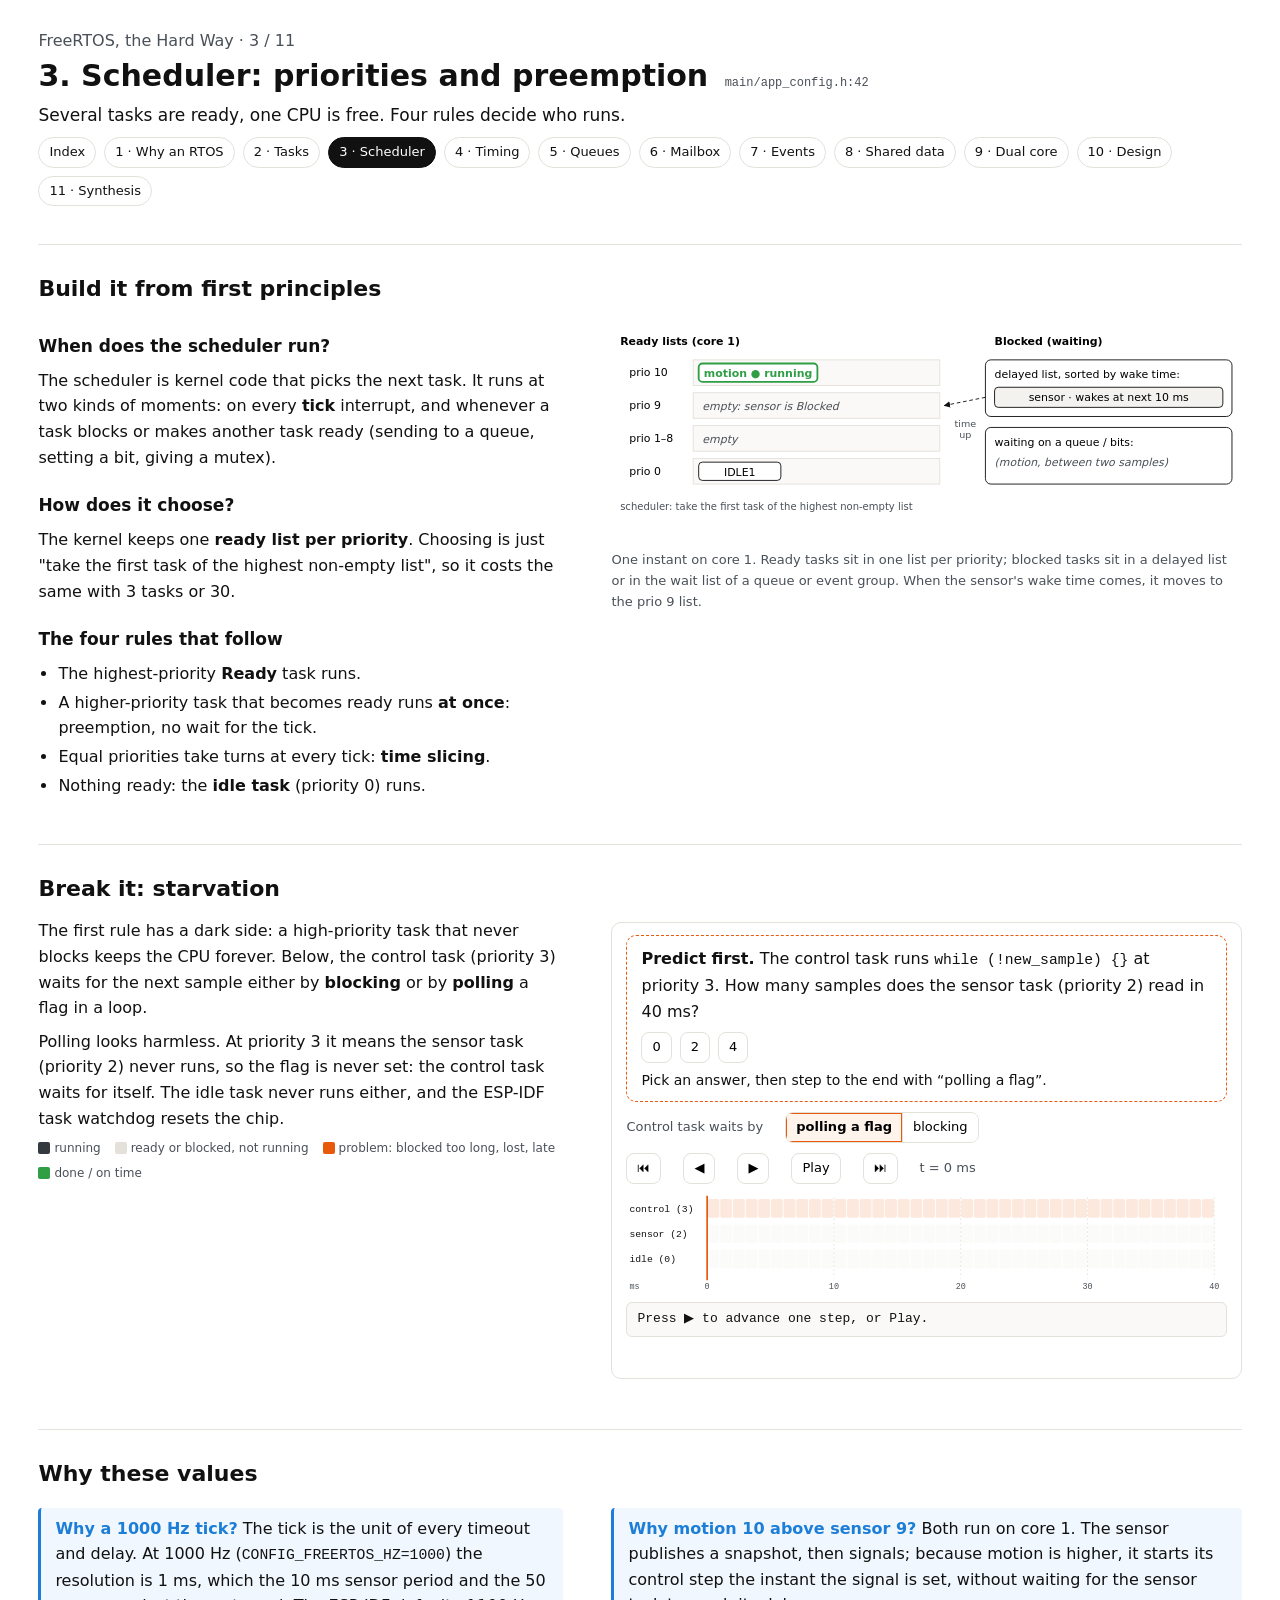
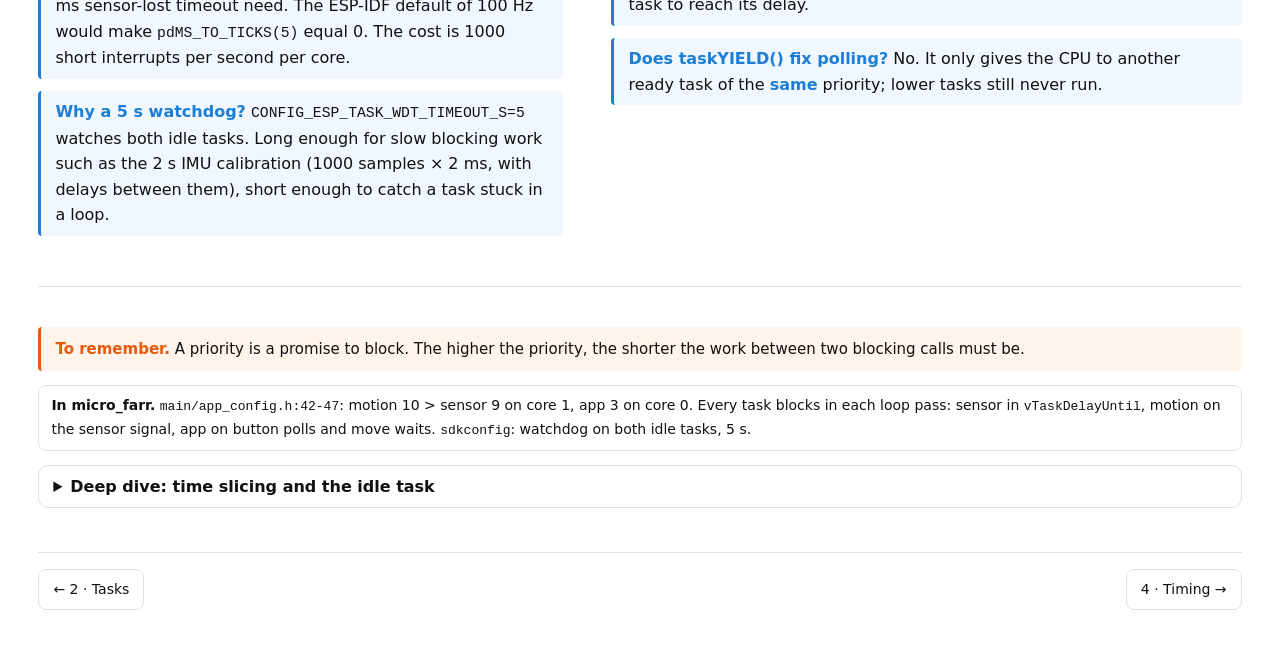
<file: docs/learn/freertos/03-scheduler.html>
<!DOCTYPE html>
<html lang="en"><head><meta charset="utf-8"><meta name="viewport" content="width=device-width,initial-scale=1">
<title>3. Scheduler: priorities and preemption · FreeRTOS, the Hard Way</title><link rel="stylesheet" href="assets/course.css"></head><body>
<svg width="0" height="0" style="position:absolute" aria-hidden="true"><defs>
<marker id="ah" viewBox="0 0 10 10" refX="9" refY="5" markerWidth="7" markerHeight="7" orient="auto-start-reverse"><path d="M0,0 L10,5 L0,10 z" fill="#111"/></marker>
<marker id="aho" viewBox="0 0 10 10" refX="9" refY="5" markerWidth="7" markerHeight="7" orient="auto-start-reverse"><path d="M0,0 L10,5 L0,10 z" fill="#e8590c"/></marker>
<marker id="ahg" viewBox="0 0 10 10" refX="9" refY="5" markerWidth="7" markerHeight="7" orient="auto-start-reverse"><path d="M0,0 L10,5 L0,10 z" fill="#2f9e44"/></marker>
</defs></svg>
<main>
<p class="sub" style="margin:0 0 4px">FreeRTOS, the Hard Way · 3 / 11</p>
<h1>3. Scheduler: priorities and preemption <span class="sl">main/app_config.h:42</span></h1>
<p class="lead">Several tasks are ready, one CPU is free. Four rules decide who runs.</p>
<nav id="nav"></nav>

<section>
<h2>Build it from first principles</h2>
<div class="split"><div>
<h3>When does the scheduler run?</h3>
<p>The scheduler is kernel code that picks the next task. It runs at two kinds of moments: on every <b>tick</b> interrupt, and whenever a task blocks or makes another task ready (sending to a queue, setting a bit, giving a mutex).</p>
<h3>How does it choose?</h3>
<p>The kernel keeps one <b>ready list per priority</b>. Choosing is just "take the first task of the highest non-empty list", so it costs the same with 3 tasks or 30.</p>
<h3>The four rules that follow</h3>
<ul class="pts">
<li>The highest-priority <b>Ready</b> task runs.</li>
<li>A higher-priority task that becomes ready runs <b>at once</b>: preemption, no wait for the tick.</li>
<li>Equal priorities take turns at every tick: <b>time slicing</b>.</li>
<li>Nothing ready: the <b>idle task</b> (priority 0) runs.</li>
</ul>
</div><div><figure>
<svg viewBox="0 0 690 230" role="img" aria-label="Ready lists by priority on core 1">
  <g font-size="12">
    <text x="10" y="20" font-weight="700">Ready lists (core 1)</text>
    <text x="20" y="54">prio 10</text><rect x="90" y="36" width="270" height="28" fill="#faf9f7" stroke="#e4e1da"/>
    <rect x="96" y="40" width="130" height="20" rx="4" fill="#fff" stroke="#2f9e44" stroke-width="2"/><text x="161" y="55" text-anchor="middle" font-weight="700" fill="#2f9e44">motion ● running</text>
    <text x="20" y="90">prio 9</text><rect x="90" y="72" width="270" height="28" fill="#faf9f7" stroke="#e4e1da"/><text x="100" y="91" fill="#4a5058" font-style="italic">empty: sensor is Blocked</text>
    <text x="20" y="126">prio 1–8</text><rect x="90" y="108" width="270" height="28" fill="#faf9f7" stroke="#e4e1da"/><text x="100" y="127" fill="#4a5058" font-style="italic">empty</text>
    <text x="20" y="162">prio 0</text><rect x="90" y="144" width="270" height="28" fill="#faf9f7" stroke="#e4e1da"/>
    <rect x="96" y="148" width="90" height="20" rx="4" fill="#fff" stroke="#111"/><text x="141" y="163" text-anchor="middle">IDLE1</text>
    <text x="10" y="200" fill="#4a5058" font-size="11">scheduler: take the first task of the highest non-empty list</text>
    <text x="420" y="20" font-weight="700">Blocked (waiting)</text>
    <rect x="410" y="36" width="270" height="62" rx="6" fill="#fff" stroke="#111"/>
    <text x="420" y="56">delayed list, sorted by wake time:</text>
    <rect x="420" y="66" width="250" height="22" rx="4" fill="#f4f2ee" stroke="#111"/><text x="545" y="81" text-anchor="middle">sensor · wakes at next 10 ms</text>
    <rect x="410" y="110" width="270" height="62" rx="6" fill="#fff" stroke="#111"/>
    <text x="420" y="130">waiting on a queue / bits:</text>
    <text x="420" y="152" fill="#4a5058" font-style="italic">(motion, between two samples)</text>
  </g>
  <path d="M410,77 L365,86" fill="none" stroke="#111" stroke-dasharray="4 3" marker-end="url(#ah)"/>
  <text x="388" y="110" font-size="10.5" fill="#4a5058" text-anchor="middle">time</text><text x="388" y="122" font-size="10.5" fill="#4a5058" text-anchor="middle">up</text>
</svg>
<figcaption>One instant on core 1. Ready tasks sit in one list per priority; blocked tasks sit in a delayed list or in the wait list of a queue or event group. When the sensor's wake time comes, it moves to the prio 9 list.</figcaption>
</figure></div></div>
</section>

<section>
<h2>Break it: starvation</h2>
<div class="split"><div>
<p>The first rule has a dark side: a high-priority task that never blocks keeps the CPU forever. Below, the control task (priority 3) waits for the next sample either by <b>blocking</b> or by <b>polling</b> a flag in a loop.</p>
<p>Polling looks harmless. At priority 3 it means the sensor task (priority 2) never runs, so the flag is never set: the control task waits for itself. The idle task never runs either, and the ESP-IDF task watchdog resets the chip.</p>
<div class="legend" aria-label="Timeline colours"><span><i style="background:#343a40"></i>running</span><span><i style="background:#e4e1da"></i>ready or blocked, not running</span><span><i style="background:#e8590c"></i>problem: blocked too long, lost, late</span><span><i style="background:#2f9e44"></i>done / on time</span></div>
</div><div><div id="tl-starve"></div></div></div>
</section>

<section>
<h2>Why these values</h2>
<div class="split"><div>
<div class="why"><b>Why a 1000 Hz tick?</b> The tick is the unit of every timeout and delay. At 1000 Hz (<code>CONFIG_FREERTOS_HZ=1000</code>) the resolution is 1 ms, which the 10 ms sensor period and the 50 ms sensor-lost timeout need. The ESP-IDF default of 100 Hz would make <code>pdMS_TO_TICKS(5)</code> equal 0. The cost is 1000 short interrupts per second per core.</div>
<div class="why"><b>Why a 5 s watchdog?</b> <code>CONFIG_ESP_TASK_WDT_TIMEOUT_S=5</code> watches both idle tasks. Long enough for slow blocking work such as the 2 s IMU calibration (1000 samples × 2 ms, with delays between them), short enough to catch a task stuck in a loop.</div>
</div><div>
<div class="why"><b>Why motion 10 above sensor 9?</b> Both run on core 1. The sensor publishes a snapshot, then signals; because motion is higher, it starts its control step the instant the signal is set, without waiting for the sensor task to reach its delay.</div>
<div class="why"><b>Does taskYIELD() fix polling?</b> No. It only gives the CPU to another ready task of the <b>same</b> priority; lower tasks still never run.</div>
</div></div>
</section>

<section>
<div class="key"><b>To remember.</b> A priority is a promise to block. The higher the priority, the shorter the work between two blocking calls must be.</div>
<div class="anchor"><b>In micro_farr.</b> <code>main/app_config.h:42-47</code>: motion 10 &gt; sensor 9 on core 1, app 3 on core 0. Every task blocks in each loop pass: sensor in <code>vTaskDelayUntil</code>, motion on the sensor signal, app on button polls and move waits. <code>sdkconfig</code>: watchdog on both idle tasks, 5 s.</div>
<details><summary>Deep dive: time slicing and the idle task</summary>
<p>Time slicing only matters between tasks of equal priority. micro_farr gives every task its own priority, so it never time-slices.</p>
<p>The idle task frees the memory of deleted tasks and feeds the task watchdog. Code that must run "when nothing else does" can hook into it, but must never block there.</p>
</details>
</section>
<div class="pn" id="pn"></div>
</main>
<script src="assets/course.js"></script>
<script>nav('sched');
mount('tl-starve', {
  label: 'Starvation timeline', sim: SIM.starve, init: { ctrl: 'busy' },
  toggles: [{ key: 'ctrl', label: 'Control task waits by', options: [['busy', 'polling a flag'], ['block', 'blocking']] }],
  predict: { q: 'The control task runs <code>while (!new_sample) {}</code> at priority 3. How many samples does the sensor task (priority 2) read in 40 ms?',
    choices: [['0', '0'], ['2', '2'], ['4', '4']], whenText: '“polling a flag”', label: v => v,
    when: s => s.ctrl === 'busy',
    why: 'The sensor never runs, so the flag is never set. Switch to blocking: 4 samples, and the CPU is idle most of the time.' } });</script>
</body></html>
</file>
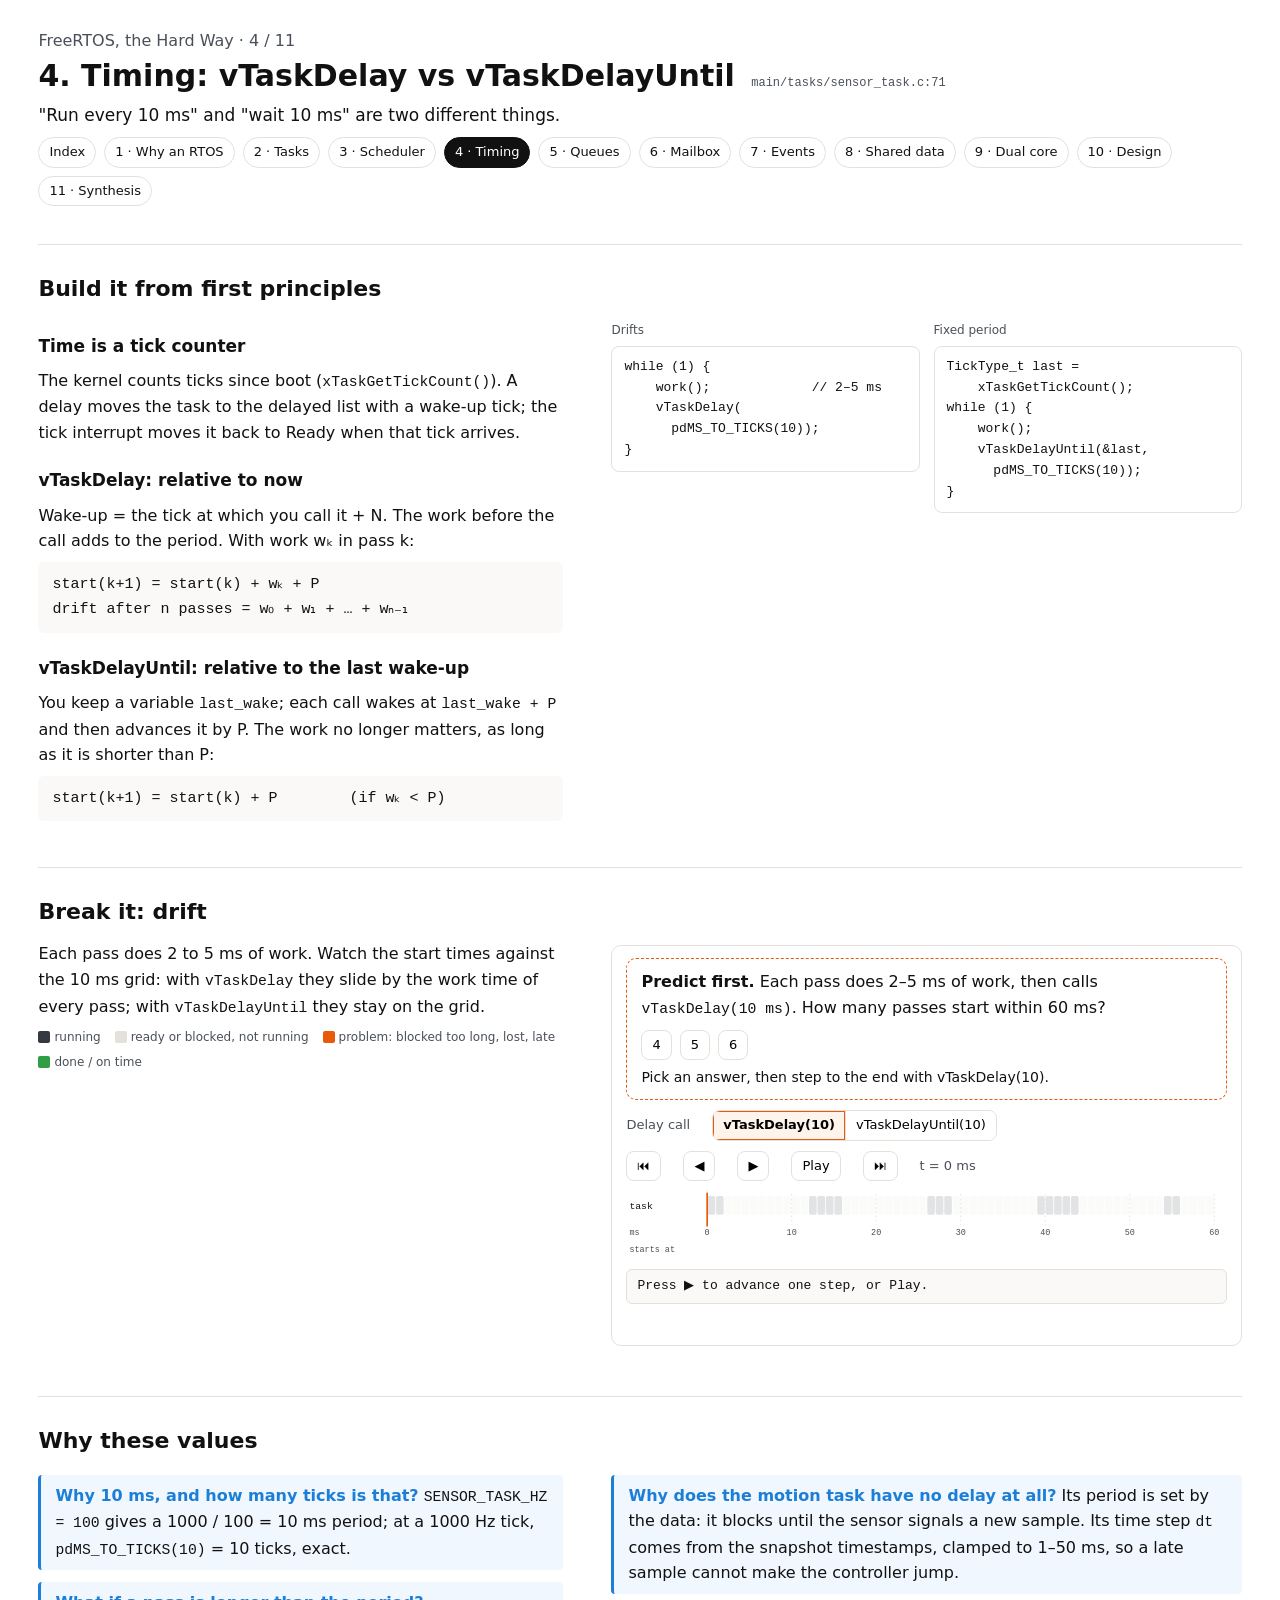
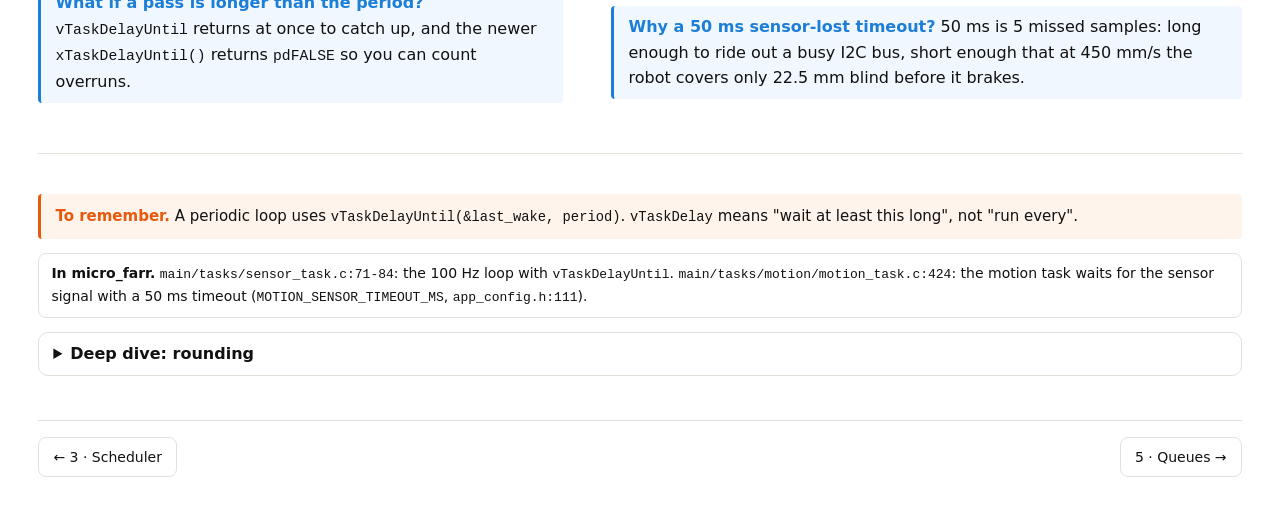
<file: docs/learn/freertos/04-timing.html>
<!DOCTYPE html>
<html lang="en"><head><meta charset="utf-8"><meta name="viewport" content="width=device-width,initial-scale=1">
<title>4. Timing: vTaskDelay vs vTaskDelayUntil · FreeRTOS, the Hard Way</title><link rel="stylesheet" href="assets/course.css"></head><body>
<svg width="0" height="0" style="position:absolute" aria-hidden="true"><defs>
<marker id="ah" viewBox="0 0 10 10" refX="9" refY="5" markerWidth="7" markerHeight="7" orient="auto-start-reverse"><path d="M0,0 L10,5 L0,10 z" fill="#111"/></marker>
<marker id="aho" viewBox="0 0 10 10" refX="9" refY="5" markerWidth="7" markerHeight="7" orient="auto-start-reverse"><path d="M0,0 L10,5 L0,10 z" fill="#e8590c"/></marker>
<marker id="ahg" viewBox="0 0 10 10" refX="9" refY="5" markerWidth="7" markerHeight="7" orient="auto-start-reverse"><path d="M0,0 L10,5 L0,10 z" fill="#2f9e44"/></marker>
</defs></svg>
<main>
<p class="sub" style="margin:0 0 4px">FreeRTOS, the Hard Way · 4 / 11</p>
<h1>4. Timing: vTaskDelay vs vTaskDelayUntil <span class="sl">main/tasks/sensor_task.c:71</span></h1>
<p class="lead">"Run every 10 ms" and "wait 10 ms" are two different things.</p>
<nav id="nav"></nav>

<section>
<h2>Build it from first principles</h2>
<div class="split"><div>
<h3>Time is a tick counter</h3>
<p>The kernel counts ticks since boot (<code>xTaskGetTickCount()</code>). A delay moves the task to the delayed list with a wake-up tick; the tick interrupt moves it back to Ready when that tick arrives.</p>
<h3>vTaskDelay: relative to now</h3>
<p>Wake-up = the tick at which you call it + N. The work before the call adds to the period. With work wₖ in pass k:</p>
<div class="eq">start(k+1) = start(k) + wₖ + P
drift after n passes = w₀ + w₁ + … + wₙ₋₁</div>
<h3>vTaskDelayUntil: relative to the last wake-up</h3>
<p>You keep a variable <code>last_wake</code>; each call wakes at <code>last_wake + P</code> and then advances it by P. The work no longer matters, as long as it is shorter than P:</p>
<div class="eq">start(k+1) = start(k) + P        (if wₖ &lt; P)</div>
</div><div>
<div class="cols">
<div><div class="ct">Drifts</div>
<pre>while (1) {
    work();             // 2–5 ms
    vTaskDelay(
      pdMS_TO_TICKS(10));
}</pre></div>
<div><div class="ct">Fixed period</div>
<pre>TickType_t last =
    xTaskGetTickCount();
while (1) {
    work();
    vTaskDelayUntil(&amp;last,
      pdMS_TO_TICKS(10));
}</pre></div>
</div>
</div></div>
</section>

<section>
<h2>Break it: drift</h2>
<div class="split"><div>
<p>Each pass does 2 to 5 ms of work. Watch the start times against the 10 ms grid: with <code>vTaskDelay</code> they slide by the work time of every pass; with <code>vTaskDelayUntil</code> they stay on the grid.</p>
<div class="legend" aria-label="Timeline colours"><span><i style="background:#343a40"></i>running</span><span><i style="background:#e4e1da"></i>ready or blocked, not running</span><span><i style="background:#e8590c"></i>problem: blocked too long, lost, late</span><span><i style="background:#2f9e44"></i>done / on time</span></div>
</div><div><div id="tl-timing"></div></div></div>
</section>

<section>
<h2>Why these values</h2>
<div class="split"><div>
<div class="why"><b>Why 10 ms, and how many ticks is that?</b> <code>SENSOR_TASK_HZ = 100</code> gives a 1000 / 100 = 10 ms period; at a 1000 Hz tick, <code>pdMS_TO_TICKS(10)</code> = 10 ticks, exact.</div>
<div class="why"><b>What if a pass is longer than the period?</b> <code>vTaskDelayUntil</code> returns at once to catch up, and the newer <code>xTaskDelayUntil()</code> returns <code>pdFALSE</code> so you can count overruns.</div>
</div><div>
<div class="why"><b>Why does the motion task have no delay at all?</b> Its period is set by the data: it blocks until the sensor signals a new sample. Its time step <code>dt</code> comes from the snapshot timestamps, clamped to 1–50 ms, so a late sample cannot make the controller jump.</div>
<div class="why"><b>Why a 50 ms sensor-lost timeout?</b> 50 ms is 5 missed samples: long enough to ride out a busy I2C bus, short enough that at 450 mm/s the robot covers only 22.5 mm blind before it brakes.</div>
</div></div>
</section>

<section>
<div class="key"><b>To remember.</b> A periodic loop uses <code>vTaskDelayUntil(&amp;last_wake, period)</code>. <code>vTaskDelay</code> means "wait at least this long", not "run every".</div>
<div class="anchor"><b>In micro_farr.</b> <code>main/tasks/sensor_task.c:71-84</code>: the 100 Hz loop with <code>vTaskDelayUntil</code>. <code>main/tasks/motion/motion_task.c:424</code>: the motion task waits for the sensor signal with a 50 ms timeout (<code>MOTION_SENSOR_TIMEOUT_MS</code>, <code>app_config.h:111</code>).</div>
<details><summary>Deep dive: rounding</summary>
<p><code>pdMS_TO_TICKS(ms)</code> = ms × tick rate / 1000, rounded <b>down</b>. At 100 Hz, 5 ms becomes 0 ticks and <code>vTaskDelay(0)</code> does not wait at all; 15 ms becomes 1 tick. A delay of N ticks waits between N−1 and N tick periods, because the call can land anywhere inside the current tick.</p>
</details>
</section>
<div class="pn" id="pn"></div>
</main>
<script src="assets/course.js"></script>
<script>nav('timing');
mount('tl-timing', {
  label: 'Periodic loop timeline', sim: SIM.timing, init: { api: 'delay' },
  toggles: [{ key: 'api', label: 'Delay call', options: [['delay', 'vTaskDelay(10)'], ['until', 'vTaskDelayUntil(10)']] }],
  predict: { q: 'Each pass does 2–5 ms of work, then calls <code>vTaskDelay(10 ms)</code>. How many passes start within 60 ms?',
    choices: [['4', '4'], ['5', '5'], ['6', '6']], whenText: 'vTaskDelay(10)', label: v => v,
    when: s => s.api === 'delay',
    why: 'Each period is work + 10 ms, so the passes slide off the grid. vTaskDelayUntil gives all 6.' } });</script>
</body></html>
</file>
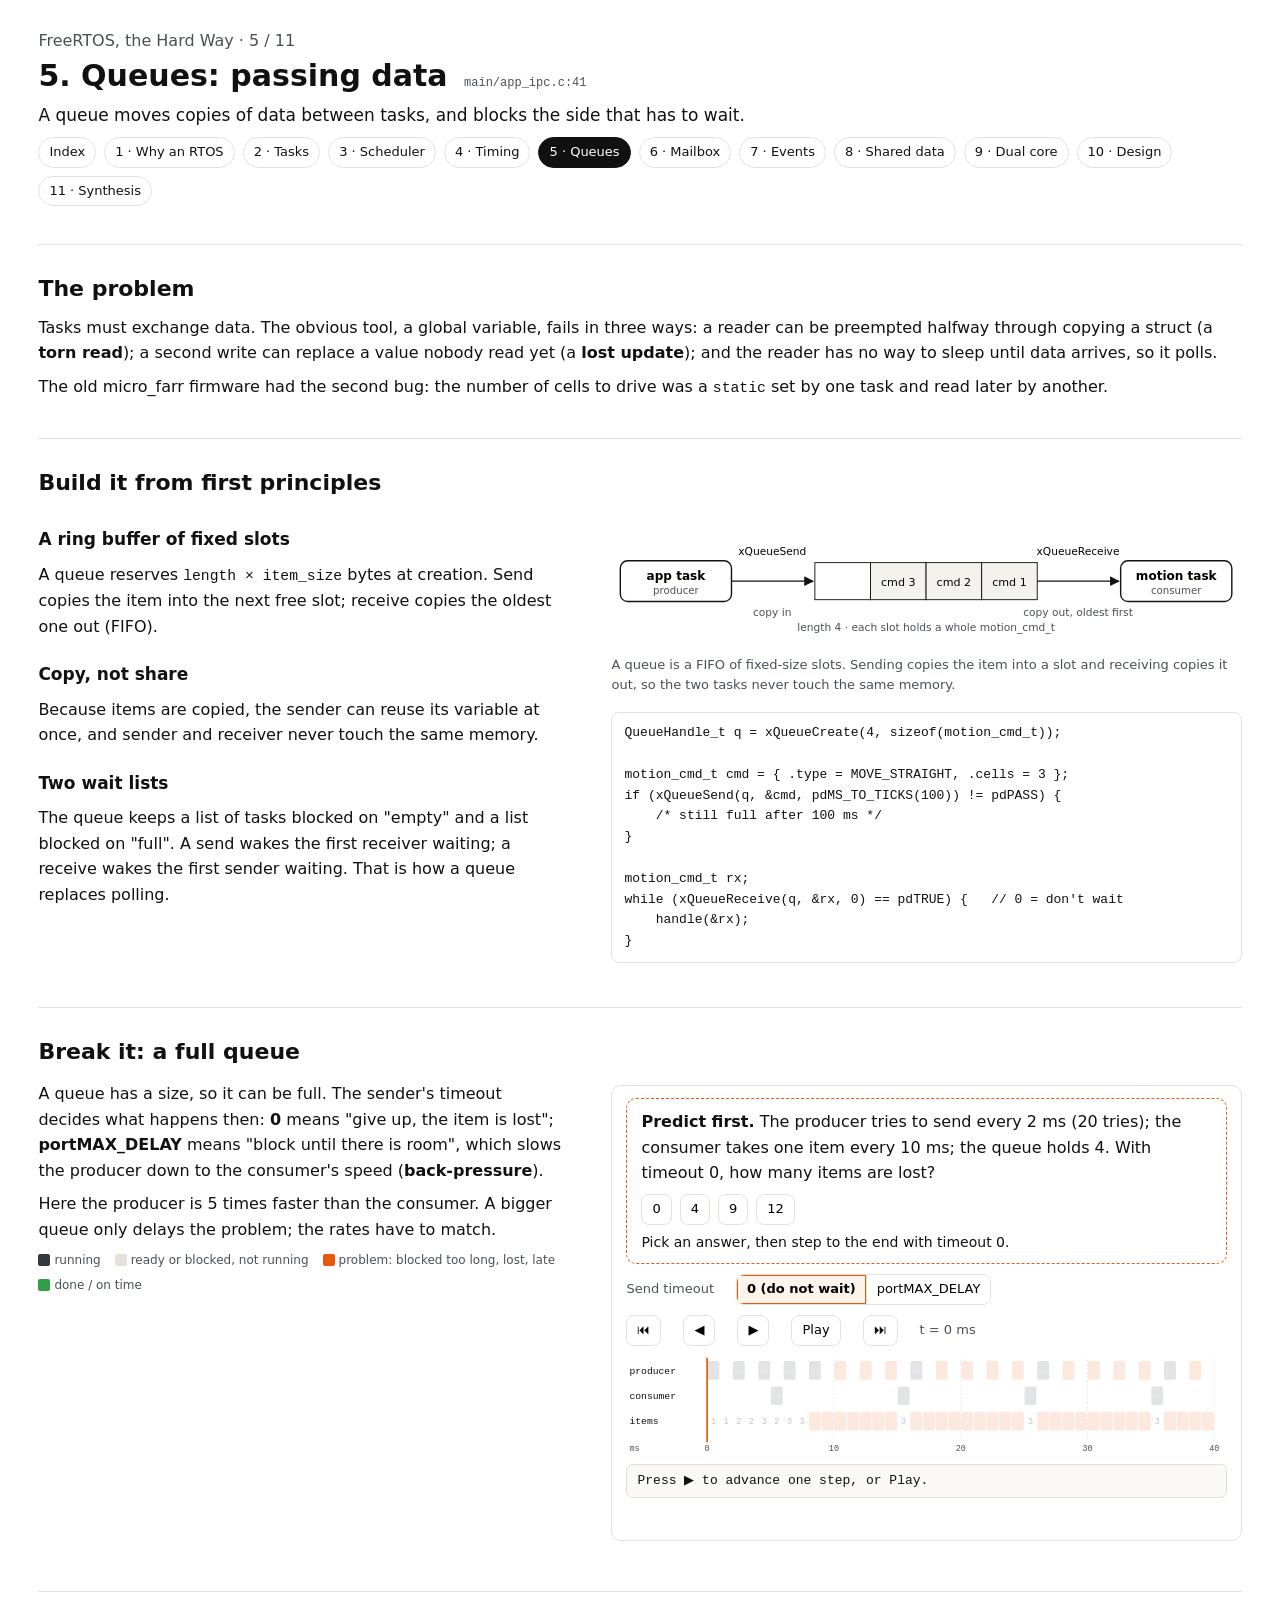
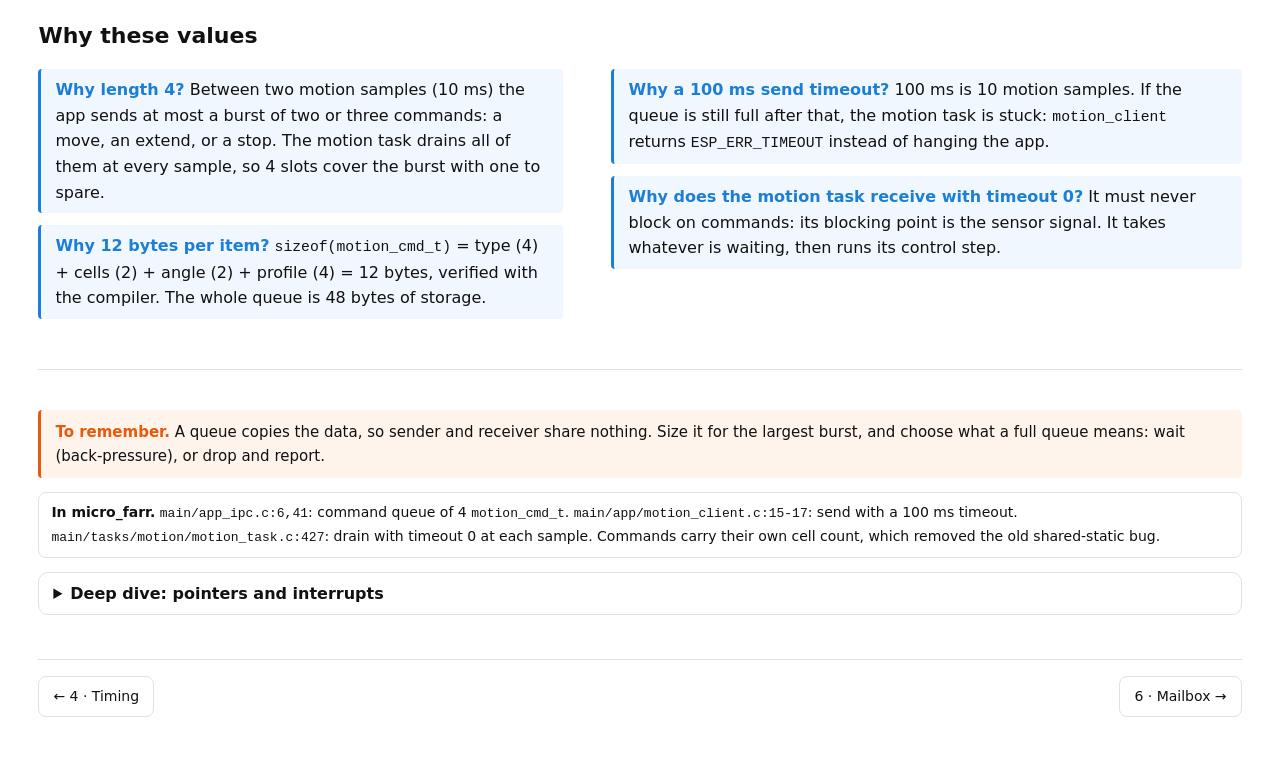
<file: docs/learn/freertos/05-queues.html>
<!DOCTYPE html>
<html lang="en"><head><meta charset="utf-8"><meta name="viewport" content="width=device-width,initial-scale=1">
<title>5. Queues: passing data · FreeRTOS, the Hard Way</title><link rel="stylesheet" href="assets/course.css"></head><body>
<svg width="0" height="0" style="position:absolute" aria-hidden="true"><defs>
<marker id="ah" viewBox="0 0 10 10" refX="9" refY="5" markerWidth="7" markerHeight="7" orient="auto-start-reverse"><path d="M0,0 L10,5 L0,10 z" fill="#111"/></marker>
<marker id="aho" viewBox="0 0 10 10" refX="9" refY="5" markerWidth="7" markerHeight="7" orient="auto-start-reverse"><path d="M0,0 L10,5 L0,10 z" fill="#e8590c"/></marker>
<marker id="ahg" viewBox="0 0 10 10" refX="9" refY="5" markerWidth="7" markerHeight="7" orient="auto-start-reverse"><path d="M0,0 L10,5 L0,10 z" fill="#2f9e44"/></marker>
</defs></svg>
<main>
<p class="sub" style="margin:0 0 4px">FreeRTOS, the Hard Way · 5 / 11</p>
<h1>5. Queues: passing data <span class="sl">main/app_ipc.c:41</span></h1>
<p class="lead">A queue moves copies of data between tasks, and blocks the side that has to wait.</p>
<nav id="nav"></nav>

<section>
<h2>The problem</h2>
<p>Tasks must exchange data. The obvious tool, a global variable, fails in three ways: a reader can be preempted halfway through copying a struct (a <b>torn read</b>); a second write can replace a value nobody read yet (a <b>lost update</b>); and the reader has no way to sleep until data arrives, so it polls.</p>
<p>The old micro_farr firmware had the second bug: the number of cells to drive was a <code>static</code> set by one task and read later by another.</p>
</section>

<section>
<h2>Build it from first principles</h2>
<div class="split"><div>
<h3>A ring buffer of fixed slots</h3>
<p>A queue reserves <code>length × item_size</code> bytes at creation. Send copies the item into the next free slot; receive copies the oldest one out (FIFO).</p>
<h3>Copy, not share</h3>
<p>Because items are copied, the sender can reuse its variable at once, and sender and receiver never touch the same memory.</p>
<h3>Two wait lists</h3>
<p>The queue keeps a list of tasks blocked on "empty" and a list blocked on "full". A send wakes the first receiver waiting; a receive wakes the first sender waiting. That is how a queue replaces polling.</p>
</div><div><figure>
<svg viewBox="0 0 680 130" role="img" aria-label="A queue of four slots between two tasks">
  <g font-size="13">
    <rect x="10" y="44" width="120" height="44" rx="8" fill="#fff" stroke="#111" stroke-width="1.5"/><text x="70" y="65" text-anchor="middle" font-weight="700">app task</text><text x="70" y="80" text-anchor="middle" font-size="11" fill="#4a5058">producer</text>
    <rect x="550" y="44" width="120" height="44" rx="8" fill="#fff" stroke="#111" stroke-width="1.5"/><text x="610" y="65" text-anchor="middle" font-weight="700">motion task</text><text x="610" y="80" text-anchor="middle" font-size="11" fill="#4a5058">consumer</text>
    <rect x="220" y="46" width="60" height="40" fill="#fff" stroke="#111"/>
    <rect x="280" y="46" width="60" height="40" fill="#f4f2ee" stroke="#111"/><text x="310" y="71" text-anchor="middle" font-size="12">cmd 3</text>
    <rect x="340" y="46" width="60" height="40" fill="#f4f2ee" stroke="#111"/><text x="370" y="71" text-anchor="middle" font-size="12">cmd 2</text>
    <rect x="400" y="46" width="60" height="40" fill="#f4f2ee" stroke="#111"/><text x="430" y="71" text-anchor="middle" font-size="12">cmd 1</text>
  </g>
  <g fill="none" stroke="#111" stroke-width="1.5"><path d="M130,66 L218,66" marker-end="url(#ah)"/><path d="M460,66 L548,66" marker-end="url(#ah)"/></g>
  <g font-size="11.5"><text x="174" y="38" text-anchor="middle">xQueueSend</text><text x="174" y="104" text-anchor="middle" fill="#4a5058">copy in</text>
  <text x="504" y="38" text-anchor="middle">xQueueReceive</text><text x="504" y="104" text-anchor="middle" fill="#4a5058">copy out, oldest first</text>
  <text x="340" y="120" text-anchor="middle" fill="#4a5058">length 4 · each slot holds a whole motion_cmd_t</text></g>
</svg>
<figcaption>A queue is a FIFO of fixed-size slots. Sending copies the item into a slot and receiving copies it out, so the two tasks never touch the same memory.</figcaption>
</figure>
<pre>QueueHandle_t q = xQueueCreate(4, sizeof(motion_cmd_t));

motion_cmd_t cmd = { .type = MOVE_STRAIGHT, .cells = 3 };
if (xQueueSend(q, &amp;cmd, pdMS_TO_TICKS(100)) != pdPASS) {
    /* still full after 100 ms */
}

motion_cmd_t rx;
while (xQueueReceive(q, &amp;rx, 0) == pdTRUE) {   // 0 = don't wait
    handle(&amp;rx);
}</pre>
</div></div>
</section>

<section>
<h2>Break it: a full queue</h2>
<div class="split"><div>
<p>A queue has a size, so it can be full. The sender's timeout decides what happens then: <b>0</b> means "give up, the item is lost"; <b>portMAX_DELAY</b> means "block until there is room", which slows the producer down to the consumer's speed (<b>back-pressure</b>).</p>
<p>Here the producer is 5 times faster than the consumer. A bigger queue only delays the problem; the rates have to match.</p>
<div class="legend" aria-label="Timeline colours"><span><i style="background:#343a40"></i>running</span><span><i style="background:#e4e1da"></i>ready or blocked, not running</span><span><i style="background:#e8590c"></i>problem: blocked too long, lost, late</span><span><i style="background:#2f9e44"></i>done / on time</span></div>
</div><div><div id="tl-queue"></div></div></div>
</section>

<section>
<h2>Why these values</h2>
<div class="split"><div>
<div class="why"><b>Why length 4?</b> Between two motion samples (10 ms) the app sends at most a burst of two or three commands: a move, an extend, or a stop. The motion task drains all of them at every sample, so 4 slots cover the burst with one to spare.</div>
<div class="why"><b>Why 12 bytes per item?</b> <code>sizeof(motion_cmd_t)</code> = type (4) + cells (2) + angle (2) + profile (4) = 12 bytes, verified with the compiler. The whole queue is 48 bytes of storage.</div>
</div><div>
<div class="why"><b>Why a 100 ms send timeout?</b> 100 ms is 10 motion samples. If the queue is still full after that, the motion task is stuck: <code>motion_client</code> returns <code>ESP_ERR_TIMEOUT</code> instead of hanging the app.</div>
<div class="why"><b>Why does the motion task receive with timeout 0?</b> It must never block on commands: its blocking point is the sensor signal. It takes whatever is waiting, then runs its control step.</div>
</div></div>
</section>

<section>
<div class="key"><b>To remember.</b> A queue copies the data, so sender and receiver share nothing. Size it for the largest burst, and choose what a full queue means: wait (back-pressure), or drop and report.</div>
<div class="anchor"><b>In micro_farr.</b> <code>main/app_ipc.c:6,41</code>: command queue of 4 <code>motion_cmd_t</code>. <code>main/app/motion_client.c:15-17</code>: send with a 100 ms timeout. <code>main/tasks/motion/motion_task.c:427</code>: drain with timeout 0 at each sample. Commands carry their own cell count, which removed the old shared-static bug.</div>
<details><summary>Deep dive: pointers and interrupts</summary>
<p>Queueing a pointer copies only the address: the data now has two users, and you need a rule for who frees it. Prefer small structs by value; for big buffers, queue pointers into a pool where each buffer has exactly one owner at a time.</p>
<p>From an interrupt use <code>xQueueSendFromISR(q, &amp;item, &amp;woken)</code>, then <code>portYIELD_FROM_ISR(woken)</code>, so the task you woke runs right after the interrupt instead of at the next tick.</p>
</details>
</section>
<div class="pn" id="pn"></div>
</main>
<script src="assets/course.js"></script>
<script>nav('queues');
mount('tl-queue', {
  label: 'Queue timeline', sim: SIM.queue, init: { wait: 'zero' },
  toggles: [{ key: 'wait', label: 'Send timeout', options: [['zero', '0 (do not wait)'], ['max', 'portMAX_DELAY']] }],
  predict: { q: 'The producer tries to send every 2 ms (20 tries); the consumer takes one item every 10 ms; the queue holds 4. With timeout 0, how many items are lost?',
    choices: [['0', '0'], ['4', '4'], ['9', '9'], ['12', '12']], whenText: 'timeout 0', label: v => v,
    when: s => s.wait === 'zero',
    why: 'The queue is full by 8 ms; after that only one send in five finds a free slot. With portMAX_DELAY nothing is lost, but the producer is blocked 27 ms of the 40.' } });</script>
</body></html>
</file>
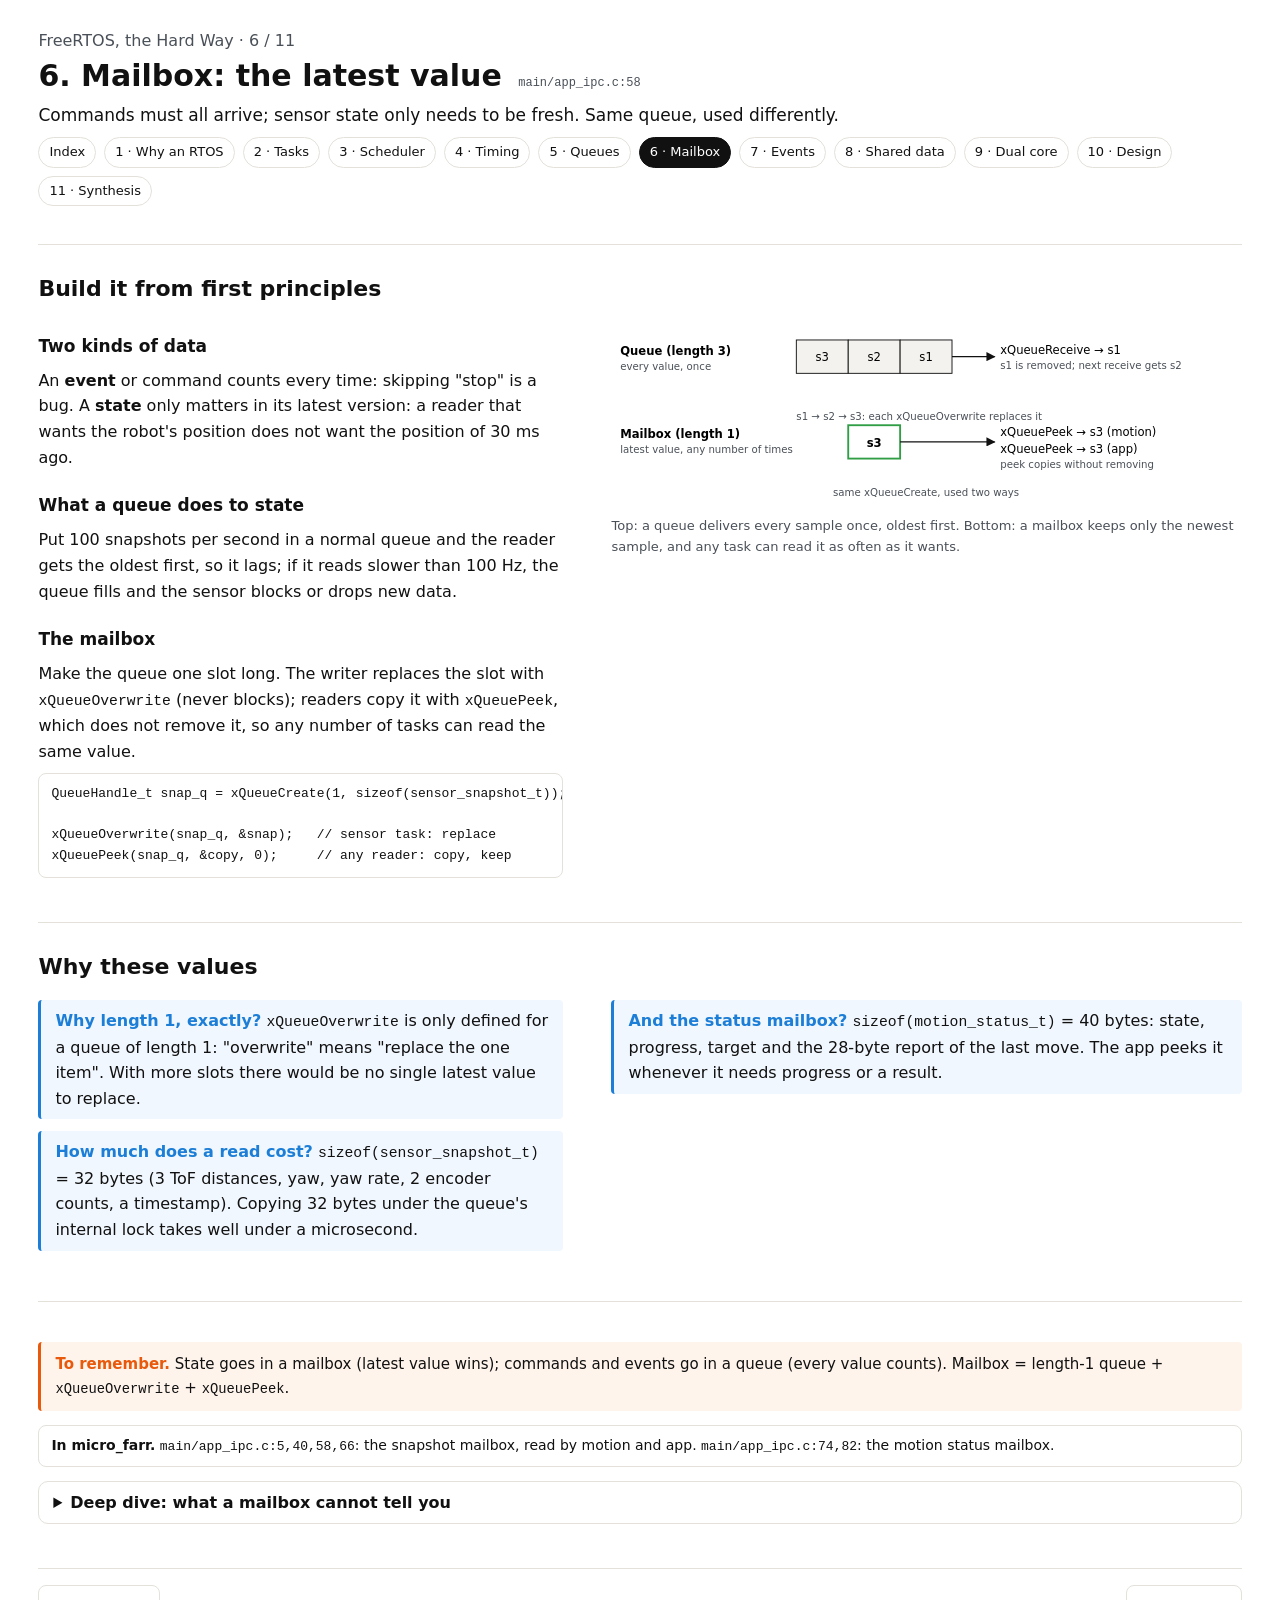
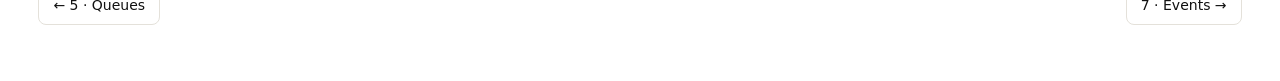
<file: docs/learn/freertos/06-mailbox.html>
<!DOCTYPE html>
<html lang="en"><head><meta charset="utf-8"><meta name="viewport" content="width=device-width,initial-scale=1">
<title>6. Mailbox: the latest value · FreeRTOS, the Hard Way</title><link rel="stylesheet" href="assets/course.css"></head><body>
<svg width="0" height="0" style="position:absolute" aria-hidden="true"><defs>
<marker id="ah" viewBox="0 0 10 10" refX="9" refY="5" markerWidth="7" markerHeight="7" orient="auto-start-reverse"><path d="M0,0 L10,5 L0,10 z" fill="#111"/></marker>
<marker id="aho" viewBox="0 0 10 10" refX="9" refY="5" markerWidth="7" markerHeight="7" orient="auto-start-reverse"><path d="M0,0 L10,5 L0,10 z" fill="#e8590c"/></marker>
<marker id="ahg" viewBox="0 0 10 10" refX="9" refY="5" markerWidth="7" markerHeight="7" orient="auto-start-reverse"><path d="M0,0 L10,5 L0,10 z" fill="#2f9e44"/></marker>
</defs></svg>
<main>
<p class="sub" style="margin:0 0 4px">FreeRTOS, the Hard Way · 6 / 11</p>
<h1>6. Mailbox: the latest value <span class="sl">main/app_ipc.c:58</span></h1>
<p class="lead">Commands must all arrive; sensor state only needs to be fresh. Same queue, used differently.</p>
<nav id="nav"></nav>

<section>
<h2>Build it from first principles</h2>
<div class="split"><div>
<h3>Two kinds of data</h3>
<p>An <b>event</b> or command counts every time: skipping "stop" is a bug. A <b>state</b> only matters in its latest version: a reader that wants the robot's position does not want the position of 30 ms ago.</p>
<h3>What a queue does to state</h3>
<p>Put 100 snapshots per second in a normal queue and the reader gets the oldest first, so it lags; if it reads slower than 100 Hz, the queue fills and the sensor blocks or drops new data.</p>
<h3>The mailbox</h3>
<p>Make the queue one slot long. The writer replaces the slot with <code>xQueueOverwrite</code> (never blocks); readers copy it with <code>xQueuePeek</code>, which does not remove it, so any number of tasks can read the same value.</p>
<pre>QueueHandle_t snap_q = xQueueCreate(1, sizeof(sensor_snapshot_t));

xQueueOverwrite(snap_q, &amp;snap);   // sensor task: replace
xQueuePeek(snap_q, &amp;copy, 0);     // any reader: copy, keep</pre>
</div><div><figure>
<svg viewBox="0 0 680 190" role="img" aria-label="Queue versus mailbox">
  <g font-size="12.5">
    <text x="10" y="30" font-weight="700">Queue (length 3)</text>
    <text x="10" y="46" fill="#4a5058" font-size="11">every value, once</text>
    <rect x="200" y="14" width="56" height="36" fill="#f4f2ee" stroke="#111"/><text x="228" y="37" text-anchor="middle">s3</text>
    <rect x="256" y="14" width="56" height="36" fill="#f4f2ee" stroke="#111"/><text x="284" y="37" text-anchor="middle">s2</text>
    <rect x="312" y="14" width="56" height="36" fill="#f4f2ee" stroke="#111"/><text x="340" y="37" text-anchor="middle">s1</text>
    <text x="420" y="29">xQueueReceive → s1</text>
    <text x="420" y="45" fill="#4a5058" font-size="11">s1 is removed; next receive gets s2</text>

    <text x="10" y="120" font-weight="700">Mailbox (length 1)</text>
    <text x="10" y="136" fill="#4a5058" font-size="11">latest value, any number of times</text>
    <text x="200" y="100" fill="#4a5058" font-size="11">s1 → s2 → s3: each xQueueOverwrite replaces it</text>
    <rect x="256" y="106" width="56" height="36" fill="#fff" stroke="#2f9e44" stroke-width="2"/><text x="284" y="129" text-anchor="middle" font-weight="700">s3</text>
    <text x="420" y="118">xQueuePeek → s3 (motion)</text>
    <text x="420" y="136">xQueuePeek → s3 (app)</text>
    <text x="420" y="152" fill="#4a5058" font-size="11">peek copies without removing</text>
  </g>
  <g fill="none" stroke="#111" stroke-width="1.4"><path d="M368,32 L414,32" marker-end="url(#ah)"/><path d="M312,124 L414,124" marker-end="url(#ah)"/></g>
  <text x="340" y="182" text-anchor="middle" font-size="11" fill="#4a5058">same xQueueCreate, used two ways</text>
</svg>
<figcaption>Top: a queue delivers every sample once, oldest first. Bottom: a mailbox keeps only the newest sample, and any task can read it as often as it wants.</figcaption>
</figure></div></div>
</section>

<section>
<h2>Why these values</h2>
<div class="split"><div>
<div class="why"><b>Why length 1, exactly?</b> <code>xQueueOverwrite</code> is only defined for a queue of length 1: "overwrite" means "replace the one item". With more slots there would be no single latest value to replace.</div>
<div class="why"><b>How much does a read cost?</b> <code>sizeof(sensor_snapshot_t)</code> = 32 bytes (3 ToF distances, yaw, yaw rate, 2 encoder counts, a timestamp). Copying 32 bytes under the queue's internal lock takes well under a microsecond.</div>
</div><div>
<div class="why"><b>And the status mailbox?</b> <code>sizeof(motion_status_t)</code> = 40 bytes: state, progress, target and the 28-byte report of the last move. The app peeks it whenever it needs progress or a result.</div>
</div></div>
</section>

<section>
<div class="key"><b>To remember.</b> State goes in a mailbox (latest value wins); commands and events go in a queue (every value counts). Mailbox = length-1 queue + <code>xQueueOverwrite</code> + <code>xQueuePeek</code>.</div>
<div class="anchor"><b>In micro_farr.</b> <code>main/app_ipc.c:5,40,58,66</code>: the snapshot mailbox, read by motion and app. <code>main/app_ipc.c:74,82</code>: the motion status mailbox.</div>
<details><summary>Deep dive: what a mailbox cannot tell you</summary>
<p>A peek returns the newest value but not whether it is new <b>since your last read</b>: two peeks 1 ms apart return the same snapshot. That is why the motion task does not poll the mailbox. It waits for a "new sample" signal (page 7), so every control step uses fresh data exactly once.</p>
</details>
</section>
<div class="pn" id="pn"></div>
</main>
<script src="assets/course.js"></script>
<script>nav('mailbox');</script>
</body></html>
</file>
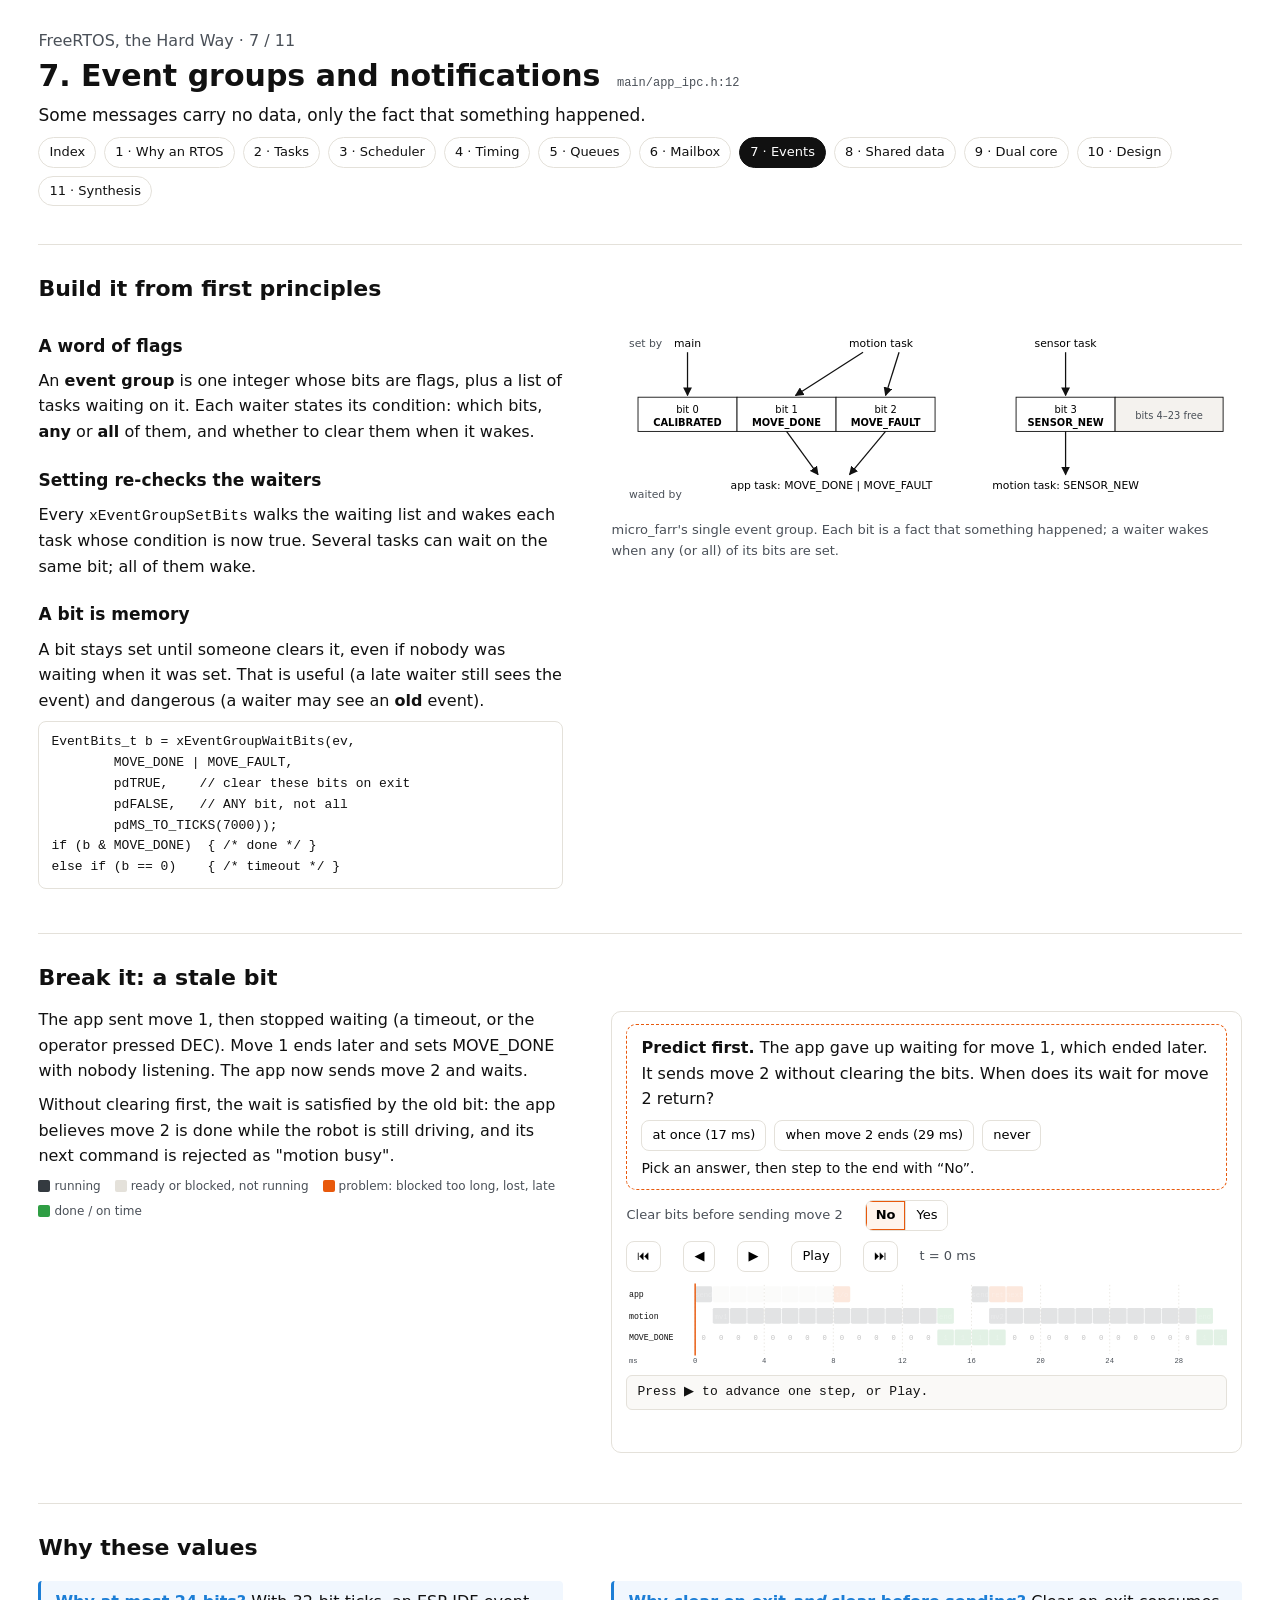
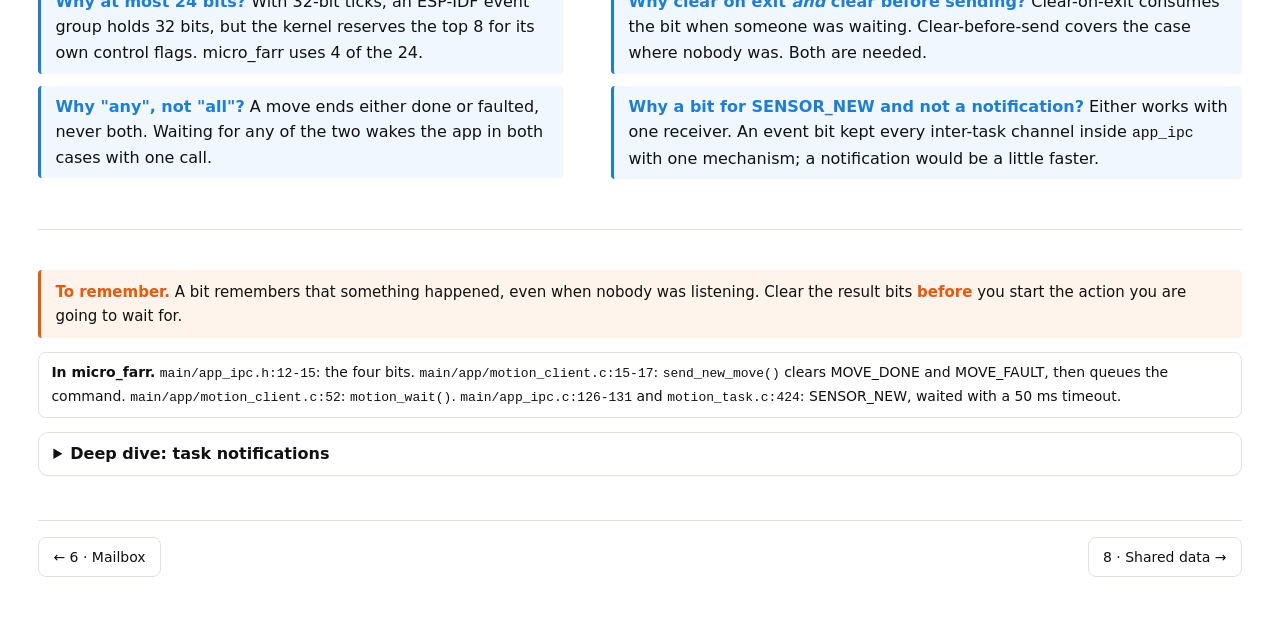
<file: docs/learn/freertos/07-events.html>
<!DOCTYPE html>
<html lang="en"><head><meta charset="utf-8"><meta name="viewport" content="width=device-width,initial-scale=1">
<title>7. Event groups and notifications · FreeRTOS, the Hard Way</title><link rel="stylesheet" href="assets/course.css"></head><body>
<svg width="0" height="0" style="position:absolute" aria-hidden="true"><defs>
<marker id="ah" viewBox="0 0 10 10" refX="9" refY="5" markerWidth="7" markerHeight="7" orient="auto-start-reverse"><path d="M0,0 L10,5 L0,10 z" fill="#111"/></marker>
<marker id="aho" viewBox="0 0 10 10" refX="9" refY="5" markerWidth="7" markerHeight="7" orient="auto-start-reverse"><path d="M0,0 L10,5 L0,10 z" fill="#e8590c"/></marker>
<marker id="ahg" viewBox="0 0 10 10" refX="9" refY="5" markerWidth="7" markerHeight="7" orient="auto-start-reverse"><path d="M0,0 L10,5 L0,10 z" fill="#2f9e44"/></marker>
</defs></svg>
<main>
<p class="sub" style="margin:0 0 4px">FreeRTOS, the Hard Way · 7 / 11</p>
<h1>7. Event groups and notifications <span class="sl">main/app_ipc.h:12</span></h1>
<p class="lead">Some messages carry no data, only the fact that something happened.</p>
<nav id="nav"></nav>

<section>
<h2>Build it from first principles</h2>
<div class="split"><div>
<h3>A word of flags</h3>
<p>An <b>event group</b> is one integer whose bits are flags, plus a list of tasks waiting on it. Each waiter states its condition: which bits, <b>any</b> or <b>all</b> of them, and whether to clear them when it wakes.</p>
<h3>Setting re-checks the waiters</h3>
<p>Every <code>xEventGroupSetBits</code> walks the waiting list and wakes each task whose condition is now true. Several tasks can wait on the same bit; all of them wake.</p>
<h3>A bit is memory</h3>
<p>A bit stays set until someone clears it, even if nobody was waiting when it was set. That is useful (a late waiter still sees the event) and dangerous (a waiter may see an <b>old</b> event).</p>
<pre>EventBits_t b = xEventGroupWaitBits(ev,
        MOVE_DONE | MOVE_FAULT,
        pdTRUE,    // clear these bits on exit
        pdFALSE,   // ANY bit, not all
        pdMS_TO_TICKS(7000));
if (b &amp; MOVE_DONE)  { /* done */ }
else if (b == 0)    { /* timeout */ }</pre>
</div><div><figure>
<svg viewBox="0 0 700 200" role="img" aria-label="Event group bits with setters and waiters">
  <g font-size="12">
    <text x="20" y="22" fill="#4a5058">set by</text>
    <text x="85" y="22" text-anchor="middle">main</text>
    <text x="300" y="22" text-anchor="middle">motion task</text>
    <text x="505" y="22" text-anchor="middle">sensor task</text>
    <rect x="30" y="78" width="110" height="38" fill="#fff" stroke="#111"/><text x="85" y="96" text-anchor="middle" font-size="11">bit 0</text><text x="85" y="110" text-anchor="middle" font-size="11" font-weight="700">CALIBRATED</text>
    <rect x="140" y="78" width="110" height="38" fill="#fff" stroke="#111"/><text x="195" y="96" text-anchor="middle" font-size="11">bit 1</text><text x="195" y="110" text-anchor="middle" font-size="11" font-weight="700">MOVE_DONE</text>
    <rect x="250" y="78" width="110" height="38" fill="#fff" stroke="#111"/><text x="305" y="96" text-anchor="middle" font-size="11">bit 2</text><text x="305" y="110" text-anchor="middle" font-size="11" font-weight="700">MOVE_FAULT</text>
    <rect x="450" y="78" width="110" height="38" fill="#fff" stroke="#111"/><text x="505" y="96" text-anchor="middle" font-size="11">bit 3</text><text x="505" y="110" text-anchor="middle" font-size="11" font-weight="700">SENSOR_NEW</text>
    <rect x="560" y="78" width="120" height="38" fill="#f4f2ee" stroke="#111"/><text x="620" y="102" text-anchor="middle" font-size="11" fill="#4a5058">bits 4–23 free</text>
    <text x="20" y="190" fill="#4a5058">waited by</text>
    <text x="245" y="180" text-anchor="middle">app task: MOVE_DONE | MOVE_FAULT</text>
    <text x="505" y="180" text-anchor="middle">motion task: SENSOR_NEW</text>
  </g>
  <g fill="none" stroke="#111" stroke-width="1.4">
    <path d="M85,28 L85,76" marker-end="url(#ah)"/>
    <path d="M280,28 L205,76" marker-end="url(#ah)"/><path d="M320,28 L305,76" marker-end="url(#ah)"/>
    <path d="M505,28 L505,76" marker-end="url(#ah)"/>
    <path d="M195,116 L230,164" marker-end="url(#ah)"/><path d="M305,116 L265,164" marker-end="url(#ah)"/>
    <path d="M505,116 L505,164" marker-end="url(#ah)"/>
  </g>
</svg>
<figcaption>micro_farr's single event group. Each bit is a fact that something happened; a waiter wakes when any (or all) of its bits are set.</figcaption>
</figure></div></div>
</section>

<section>
<h2>Break it: a stale bit</h2>
<div class="split"><div>
<p>The app sent move 1, then stopped waiting (a timeout, or the operator pressed DEC). Move 1 ends later and sets MOVE_DONE with nobody listening. The app now sends move 2 and waits.</p>
<p>Without clearing first, the wait is satisfied by the old bit: the app believes move 2 is done while the robot is still driving, and its next command is rejected as "motion busy".</p>
<div class="legend" aria-label="Timeline colours"><span><i style="background:#343a40"></i>running</span><span><i style="background:#e4e1da"></i>ready or blocked, not running</span><span><i style="background:#e8590c"></i>problem: blocked too long, lost, late</span><span><i style="background:#2f9e44"></i>done / on time</span></div>
</div><div><div id="tl-events"></div></div></div>
</section>

<section>
<h2>Why these values</h2>
<div class="split"><div>
<div class="why"><b>Why at most 24 bits?</b> With 32-bit ticks, an ESP-IDF event group holds 32 bits, but the kernel reserves the top 8 for its own control flags. micro_farr uses 4 of the 24.</div>
<div class="why"><b>Why "any", not "all"?</b> A move ends either done or faulted, never both. Waiting for any of the two wakes the app in both cases with one call.</div>
</div><div>
<div class="why"><b>Why clear on exit <i>and</i> clear before sending?</b> Clear-on-exit consumes the bit when someone was waiting. Clear-before-send covers the case where nobody was. Both are needed.</div>
<div class="why"><b>Why a bit for SENSOR_NEW and not a notification?</b> Either works with one receiver. An event bit kept every inter-task channel inside <code>app_ipc</code> with one mechanism; a notification would be a little faster.</div>
</div></div>
</section>

<section>
<div class="key"><b>To remember.</b> A bit remembers that something happened, even when nobody was listening. Clear the result bits <b>before</b> you start the action you are going to wait for.</div>
<div class="anchor"><b>In micro_farr.</b> <code>main/app_ipc.h:12-15</code>: the four bits. <code>main/app/motion_client.c:15-17</code>: <code>send_new_move()</code> clears MOVE_DONE and MOVE_FAULT, then queues the command. <code>main/app/motion_client.c:52</code>: <code>motion_wait()</code>. <code>main/app_ipc.c:126-131</code> and <code>motion_task.c:424</code>: SENSOR_NEW, waited with a 50 ms timeout.</div>
<details><summary>Deep dive: task notifications</summary>
<p>Every task has a built-in 32-bit notification value. <code>xTaskNotifyGive(handle)</code> and <code>ulTaskNotifyTake(pdTRUE, timeout)</code> act like a counting semaphore with no object to create, and are the fastest signal FreeRTOS has. The limit: one receiver, known by its handle.</p>
<p>Setting event bits from an interrupt (<code>xEventGroupSetBitsFromISR</code>) is deferred to the timer service task, because walking the waiting list is too long for an ISR. A notification from an ISR is immediate.</p>
</details>
</section>
<div class="pn" id="pn"></div>
</main>
<script src="assets/course.js"></script>
<script>nav('events');
mount('tl-events', {
  label: 'Event bit timeline', sim: s => SIM.events({ clear: s.clear === 'yes' }), init: { clear: 'no' },
  toggles: [{ key: 'clear', label: 'Clear bits before sending move 2', options: [['no', 'No'], ['yes', 'Yes']] }],
  predict: { q: 'The app gave up waiting for move 1, which ended later. It sends move 2 without clearing the bits. When does its wait for move 2 return?',
    choices: [['17', 'at once (17 ms)'], ['29', 'when move 2 ends (29 ms)'], ['never', 'never']], whenText: '“No”',
    label: v => ({ 17: 'at once (17 ms)', 29: 'when move 2 ends (29 ms)', never: 'never' }[v]),
    when: s => s.clear === 'no',
    why: 'The MOVE_DONE bit from move 1 was still set, so the wait was satisfied before move 2 began.' } });</script>
</body></html>
</file>
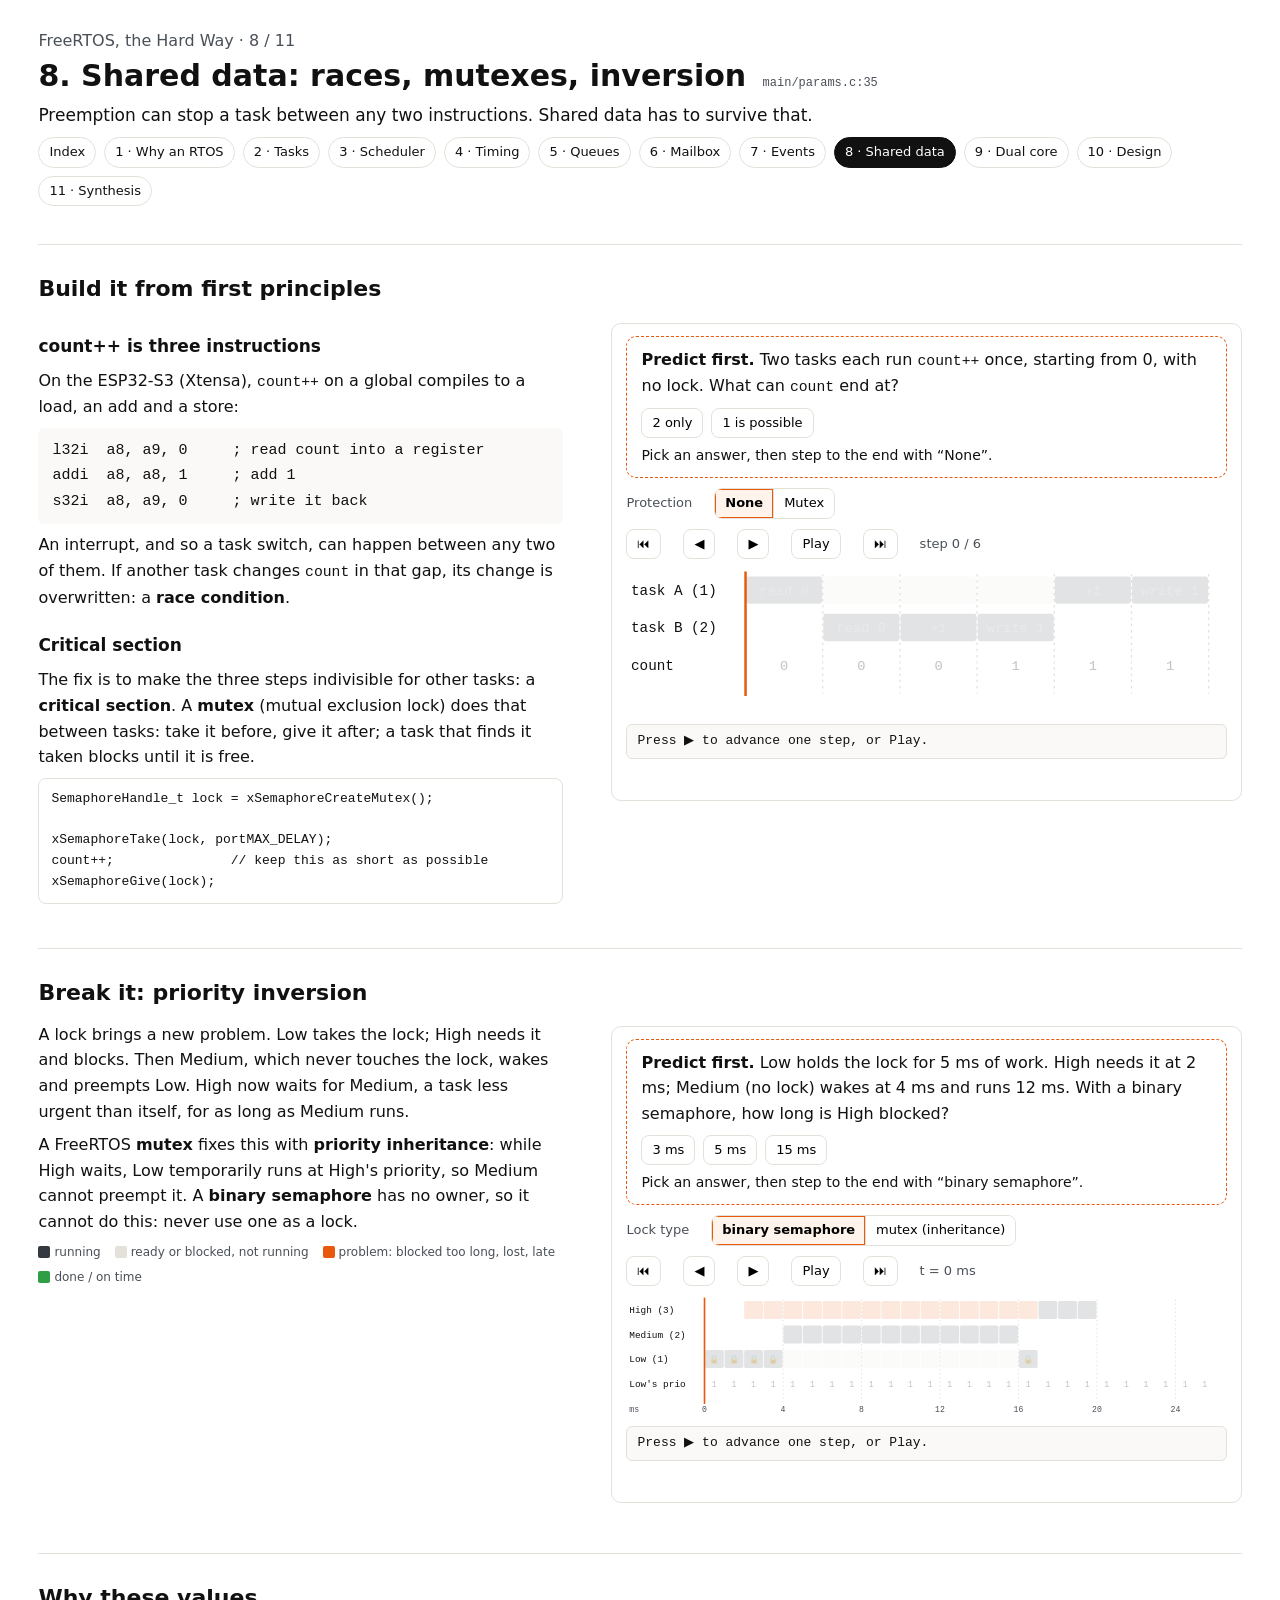
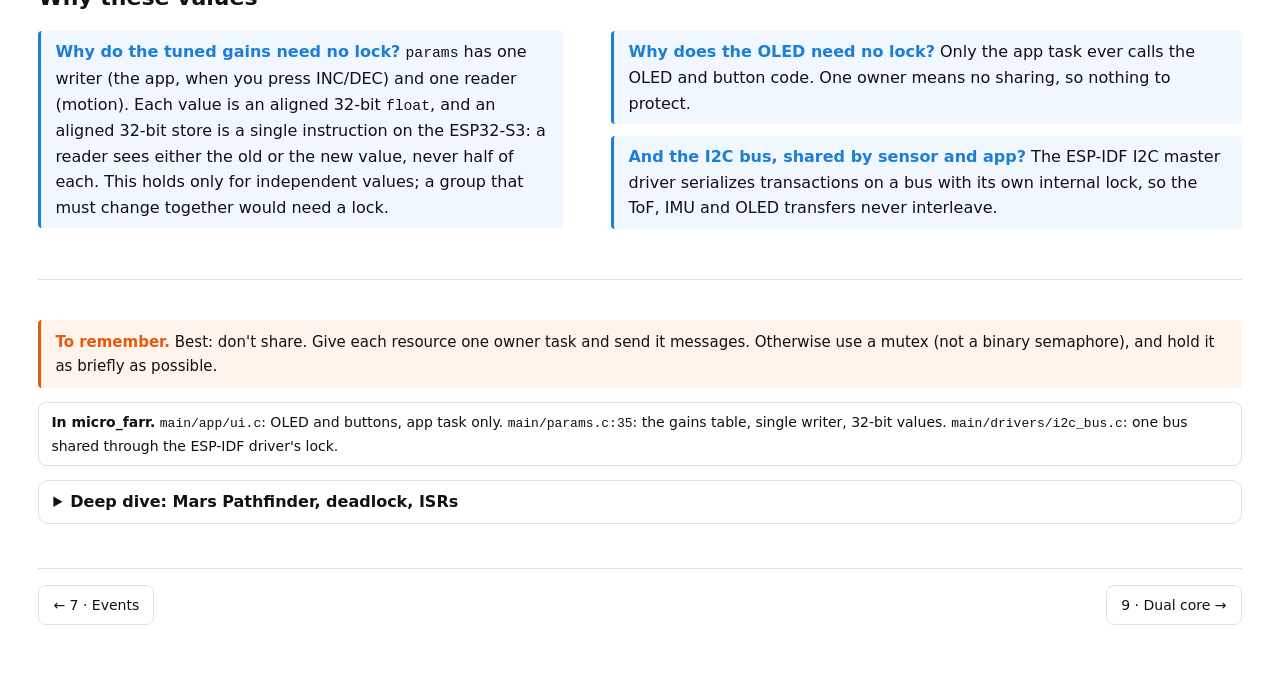
<file: docs/learn/freertos/08-shared-data.html>
<!DOCTYPE html>
<html lang="en"><head><meta charset="utf-8"><meta name="viewport" content="width=device-width,initial-scale=1">
<title>8. Shared data: races, mutexes, inversion · FreeRTOS, the Hard Way</title><link rel="stylesheet" href="assets/course.css"></head><body>
<svg width="0" height="0" style="position:absolute" aria-hidden="true"><defs>
<marker id="ah" viewBox="0 0 10 10" refX="9" refY="5" markerWidth="7" markerHeight="7" orient="auto-start-reverse"><path d="M0,0 L10,5 L0,10 z" fill="#111"/></marker>
<marker id="aho" viewBox="0 0 10 10" refX="9" refY="5" markerWidth="7" markerHeight="7" orient="auto-start-reverse"><path d="M0,0 L10,5 L0,10 z" fill="#e8590c"/></marker>
<marker id="ahg" viewBox="0 0 10 10" refX="9" refY="5" markerWidth="7" markerHeight="7" orient="auto-start-reverse"><path d="M0,0 L10,5 L0,10 z" fill="#2f9e44"/></marker>
</defs></svg>
<main>
<p class="sub" style="margin:0 0 4px">FreeRTOS, the Hard Way · 8 / 11</p>
<h1>8. Shared data: races, mutexes, inversion <span class="sl">main/params.c:35</span></h1>
<p class="lead">Preemption can stop a task between any two instructions. Shared data has to survive that.</p>
<nav id="nav"></nav>

<section>
<h2>Build it from first principles</h2>
<div class="split"><div>
<h3>count++ is three instructions</h3>
<p>On the ESP32-S3 (Xtensa), <code>count++</code> on a global compiles to a load, an add and a store:</p>
<div class="eq">l32i  a8, a9, 0     ; read count into a register
addi  a8, a8, 1     ; add 1
s32i  a8, a9, 0     ; write it back</div>
<p>An interrupt, and so a task switch, can happen between any two of them. If another task changes <code>count</code> in that gap, its change is overwritten: a <b>race condition</b>.</p>
<h3>Critical section</h3>
<p>The fix is to make the three steps indivisible for other tasks: a <b>critical section</b>. A <b>mutex</b> (mutual exclusion lock) does that between tasks: take it before, give it after; a task that finds it taken blocks until it is free.</p>
<pre>SemaphoreHandle_t lock = xSemaphoreCreateMutex();

xSemaphoreTake(lock, portMAX_DELAY);
count++;               // keep this as short as possible
xSemaphoreGive(lock);</pre>
</div><div>
<div id="tl-race"></div>
</div></div>
</section>

<section>
<h2>Break it: priority inversion</h2>
<div class="split"><div>
<p>A lock brings a new problem. Low takes the lock; High needs it and blocks. Then Medium, which never touches the lock, wakes and preempts Low. High now waits for Medium, a task less urgent than itself, for as long as Medium runs.</p>
<p>A FreeRTOS <b>mutex</b> fixes this with <b>priority inheritance</b>: while High waits, Low temporarily runs at High's priority, so Medium cannot preempt it. A <b>binary semaphore</b> has no owner, so it cannot do this: never use one as a lock.</p>
<div class="legend" aria-label="Timeline colours"><span><i style="background:#343a40"></i>running</span><span><i style="background:#e4e1da"></i>ready or blocked, not running</span><span><i style="background:#e8590c"></i>problem: blocked too long, lost, late</span><span><i style="background:#2f9e44"></i>done / on time</span></div>
</div><div><div id="tl-inversion"></div></div></div>
</section>

<section>
<h2>Why these values</h2>
<div class="split"><div>
<div class="why"><b>Why do the tuned gains need no lock?</b> <code>params</code> has one writer (the app, when you press INC/DEC) and one reader (motion). Each value is an aligned 32-bit <code>float</code>, and an aligned 32-bit store is a single instruction on the ESP32-S3: a reader sees either the old or the new value, never half of each. This holds only for independent values; a group that must change together would need a lock.</div>
</div><div>
<div class="why"><b>Why does the OLED need no lock?</b> Only the app task ever calls the OLED and button code. One owner means no sharing, so nothing to protect.</div>
<div class="why"><b>And the I2C bus, shared by sensor and app?</b> The ESP-IDF I2C master driver serializes transactions on a bus with its own internal lock, so the ToF, IMU and OLED transfers never interleave.</div>
</div></div>
</section>

<section>
<div class="key"><b>To remember.</b> Best: don't share. Give each resource one owner task and send it messages. Otherwise use a mutex (not a binary semaphore), and hold it as briefly as possible.</div>
<div class="anchor"><b>In micro_farr.</b> <code>main/app/ui.c</code>: OLED and buttons, app task only. <code>main/params.c:35</code>: the gains table, single writer, 32-bit values. <code>main/drivers/i2c_bus.c</code>: one bus shared through the ESP-IDF driver's lock.</div>
<details><summary>Deep dive: Mars Pathfinder, deadlock, ISRs</summary>
<p>In 1997 the Mars Pathfinder lander kept rebooting on Mars. A high-priority bus task waited on a mutex held by a low-priority task while medium-priority tasks ran: priority inversion. A watchdog saw the bus task miss its deadline and reset the system. The fix, uploaded from Earth, was to turn on priority inheritance for that mutex.</p>
<p><b>Deadlock:</b> task A holds lock 1 and waits for lock 2 while task B holds lock 2 and waits for lock 1. Neither ever runs again. Rule: take locks in the same order everywhere.</p>
<p>Never take a mutex inside an interrupt: an ISR cannot block.</p>
</details>
</section>
<div class="pn" id="pn"></div>
</main>
<script src="assets/course.js"></script>
<script>nav('shared');
mount('tl-race', {
  label: 'Race condition, step by step', sim: SIM.race, init: { lock: 'none' },
  toggles: [{ key: 'lock', label: 'Protection', options: [['none', 'None'], ['mutex', 'Mutex']] }],
  predict: { q: 'Two tasks each run <code>count++</code> once, starting from 0, with no lock. What can <code>count</code> end at?',
    choices: [['2', '2 only'], ['1', '1 is possible']], whenText: '“None”', label: v => (v === '2' ? '2 only' : '1 is possible'),
    when: s => s.lock === 'none',
    why: 'B wrote between A’s read and A’s write, so A wrote back a stale value.' } });
mount('tl-inversion', {
  label: 'Priority inversion timeline', sim: s => SIM.inversion({ inherit: s.inherit === 'yes' }), init: { inherit: 'no' },
  toggles: [{ key: 'inherit', label: 'Lock type', options: [['no', 'binary semaphore'], ['yes', 'mutex (inheritance)']] }],
  predict: { q: 'Low holds the lock for 5 ms of work. High needs it at 2 ms; Medium (no lock) wakes at 4 ms and runs 12 ms. With a binary semaphore, how long is High blocked?',
    choices: [['3', '3 ms'], ['5', '5 ms'], ['15', '15 ms']], whenText: '“binary semaphore”', label: v => v + ' ms',
    when: s => s.inherit === 'no',
    why: 'Medium preempts Low, so High waits for Medium too. With a mutex, Low inherits priority 3 and High waits only 3 ms.' } });</script>
</body></html>
</file>
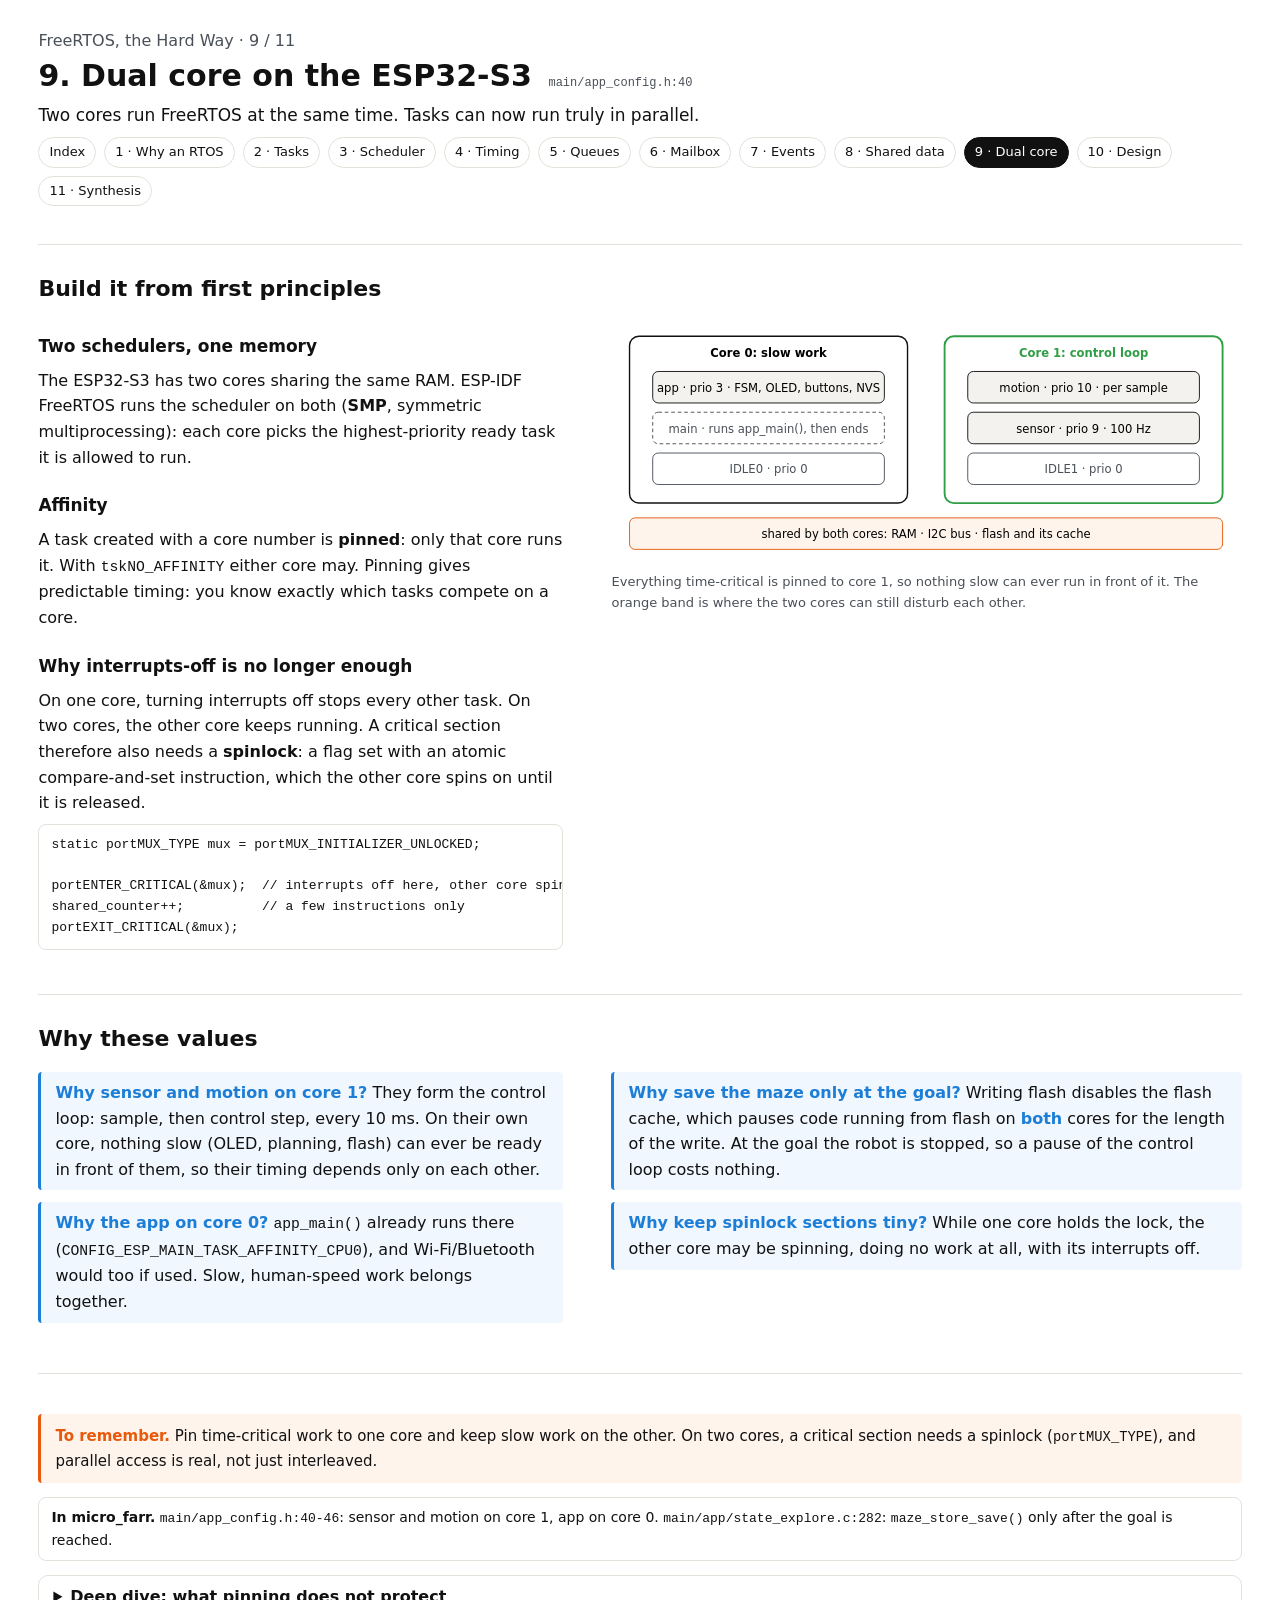
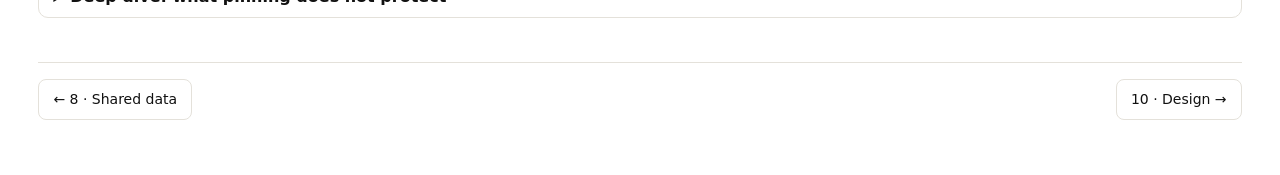
<file: docs/learn/freertos/09-dual-core.html>
<!DOCTYPE html>
<html lang="en"><head><meta charset="utf-8"><meta name="viewport" content="width=device-width,initial-scale=1">
<title>9. Dual core on the ESP32-S3 · FreeRTOS, the Hard Way</title><link rel="stylesheet" href="assets/course.css"></head><body>
<svg width="0" height="0" style="position:absolute" aria-hidden="true"><defs>
<marker id="ah" viewBox="0 0 10 10" refX="9" refY="5" markerWidth="7" markerHeight="7" orient="auto-start-reverse"><path d="M0,0 L10,5 L0,10 z" fill="#111"/></marker>
<marker id="aho" viewBox="0 0 10 10" refX="9" refY="5" markerWidth="7" markerHeight="7" orient="auto-start-reverse"><path d="M0,0 L10,5 L0,10 z" fill="#e8590c"/></marker>
<marker id="ahg" viewBox="0 0 10 10" refX="9" refY="5" markerWidth="7" markerHeight="7" orient="auto-start-reverse"><path d="M0,0 L10,5 L0,10 z" fill="#2f9e44"/></marker>
</defs></svg>
<main>
<p class="sub" style="margin:0 0 4px">FreeRTOS, the Hard Way · 9 / 11</p>
<h1>9. Dual core on the ESP32-S3 <span class="sl">main/app_config.h:40</span></h1>
<p class="lead">Two cores run FreeRTOS at the same time. Tasks can now run truly in parallel.</p>
<nav id="nav"></nav>

<section>
<h2>Build it from first principles</h2>
<div class="split"><div>
<h3>Two schedulers, one memory</h3>
<p>The ESP32-S3 has two cores sharing the same RAM. ESP-IDF FreeRTOS runs the scheduler on both (<b>SMP</b>, symmetric multiprocessing): each core picks the highest-priority ready task it is allowed to run.</p>
<h3>Affinity</h3>
<p>A task created with a core number is <b>pinned</b>: only that core runs it. With <code>tskNO_AFFINITY</code> either core may. Pinning gives predictable timing: you know exactly which tasks compete on a core.</p>
<h3>Why interrupts-off is no longer enough</h3>
<p>On one core, turning interrupts off stops every other task. On two cores, the other core keeps running. A critical section therefore also needs a <b>spinlock</b>: a flag set with an atomic compare-and-set instruction, which the other core spins on until it is released.</p>
<pre>static portMUX_TYPE mux = portMUX_INITIALIZER_UNLOCKED;

portENTER_CRITICAL(&amp;mux);  // interrupts off here, other core spins
shared_counter++;          // a few instructions only
portEXIT_CRITICAL(&amp;mux);</pre>
</div><div><figure>
<svg viewBox="0 0 680 250" role="img" aria-label="micro_farr tasks on the two cores">
  <g font-size="12.5">
    <rect x="20" y="10" width="300" height="180" rx="10" fill="#fff" stroke="#111" stroke-width="1.5"/>
    <text x="170" y="32" text-anchor="middle" font-weight="700">Core 0: slow work</text>
    <rect x="45" y="48" width="250" height="34" rx="6" fill="#f4f2ee" stroke="#111"/><text x="170" y="70" text-anchor="middle">app · prio 3 · FSM, OLED, buttons, NVS</text>
    <rect x="45" y="92" width="250" height="34" rx="6" fill="#fff" stroke="#4a5058" stroke-dasharray="4 3"/><text x="170" y="114" text-anchor="middle" fill="#4a5058">main · runs app_main(), then ends</text>
    <rect x="45" y="136" width="250" height="34" rx="6" fill="#fff" stroke="#4a5058"/><text x="170" y="158" text-anchor="middle" fill="#4a5058">IDLE0 · prio 0</text>

    <rect x="360" y="10" width="300" height="180" rx="10" fill="#fff" stroke="#2f9e44" stroke-width="2"/>
    <text x="510" y="32" text-anchor="middle" font-weight="700" fill="#2f9e44">Core 1: control loop</text>
    <rect x="385" y="48" width="250" height="34" rx="6" fill="#f4f2ee" stroke="#111"/><text x="510" y="70" text-anchor="middle">motion · prio 10 · per sample</text>
    <rect x="385" y="92" width="250" height="34" rx="6" fill="#f4f2ee" stroke="#111"/><text x="510" y="114" text-anchor="middle">sensor · prio 9 · 100 Hz</text>
    <rect x="385" y="136" width="250" height="34" rx="6" fill="#fff" stroke="#4a5058"/><text x="510" y="158" text-anchor="middle" fill="#4a5058">IDLE1 · prio 0</text>

    <rect x="20" y="206" width="640" height="34" rx="6" fill="#fff4ec" stroke="#e8590c"/>
    <text x="340" y="228" text-anchor="middle">shared by both cores: RAM · I2C bus · flash and its cache</text>
  </g>
</svg>
<figcaption>Everything time-critical is pinned to core 1, so nothing slow can ever run in front of it. The orange band is where the two cores can still disturb each other.</figcaption>
</figure></div></div>
</section>

<section>
<h2>Why these values</h2>
<div class="split"><div>
<div class="why"><b>Why sensor and motion on core 1?</b> They form the control loop: sample, then control step, every 10 ms. On their own core, nothing slow (OLED, planning, flash) can ever be ready in front of them, so their timing depends only on each other.</div>
<div class="why"><b>Why the app on core 0?</b> <code>app_main()</code> already runs there (<code>CONFIG_ESP_MAIN_TASK_AFFINITY_CPU0</code>), and Wi-Fi/Bluetooth would too if used. Slow, human-speed work belongs together.</div>
</div><div>
<div class="why"><b>Why save the maze only at the goal?</b> Writing flash disables the flash cache, which pauses code running from flash on <b>both</b> cores for the length of the write. At the goal the robot is stopped, so a pause of the control loop costs nothing.</div>
<div class="why"><b>Why keep spinlock sections tiny?</b> While one core holds the lock, the other core may be spinning, doing no work at all, with its interrupts off.</div>
</div></div>
</section>

<section>
<div class="key"><b>To remember.</b> Pin time-critical work to one core and keep slow work on the other. On two cores, a critical section needs a spinlock (<code>portMUX_TYPE</code>), and parallel access is real, not just interleaved.</div>
<div class="anchor"><b>In micro_farr.</b> <code>main/app_config.h:40-46</code>: sensor and motion on core 1, app on core 0. <code>main/app/state_explore.c:282</code>: <code>maze_store_save()</code> only after the goal is reached.</div>
<details><summary>Deep dive: what pinning does not protect</summary>
<p>Pinning separates CPU time, not data. The motion task (core 1) and the app (core 0) can peek the snapshot mailbox at the same instant. That is safe only because a FreeRTOS queue protects itself with its own spinlock.</p>
</details>
</section>
<div class="pn" id="pn"></div>
</main>
<script src="assets/course.js"></script>
<script>nav('dual');</script>
</body></html>
</file>
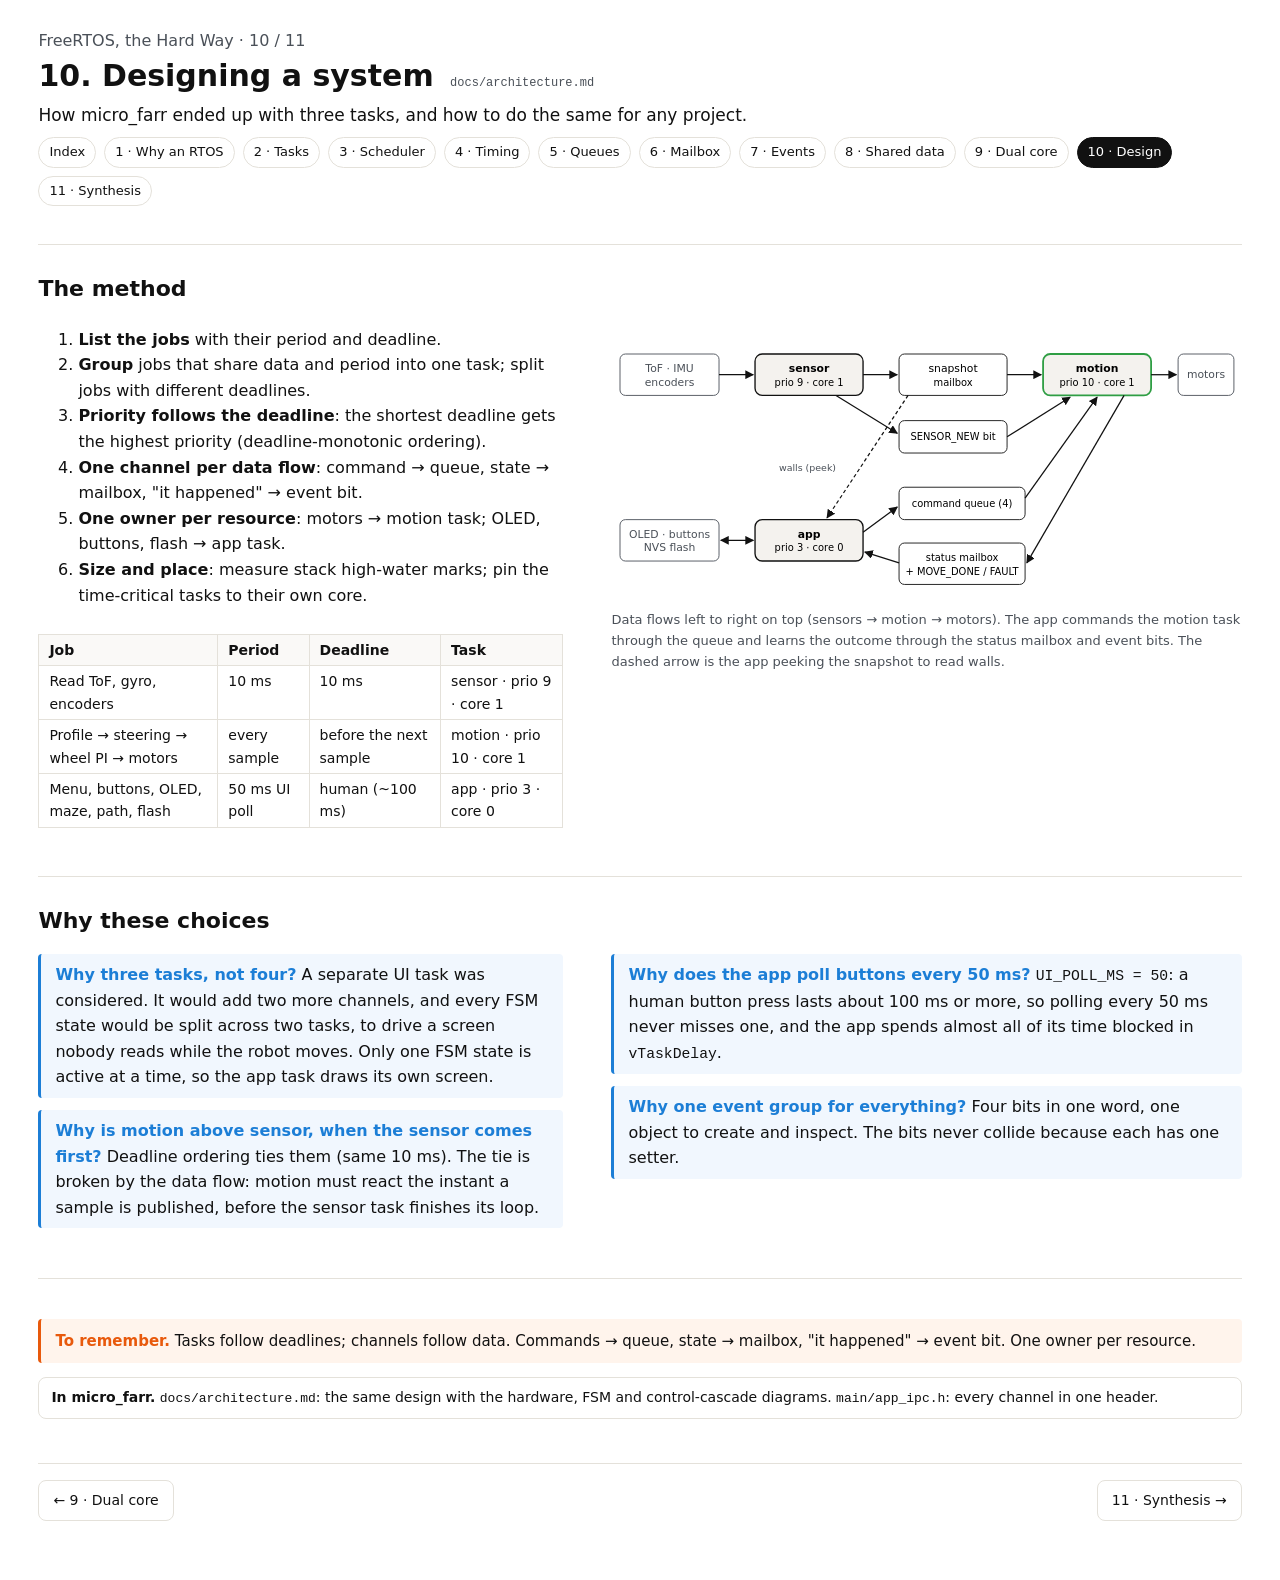
<file: docs/learn/freertos/10-design.html>
<!DOCTYPE html>
<html lang="en"><head><meta charset="utf-8"><meta name="viewport" content="width=device-width,initial-scale=1">
<title>10. Designing a system · FreeRTOS, the Hard Way</title><link rel="stylesheet" href="assets/course.css"></head><body>
<svg width="0" height="0" style="position:absolute" aria-hidden="true"><defs>
<marker id="ah" viewBox="0 0 10 10" refX="9" refY="5" markerWidth="7" markerHeight="7" orient="auto-start-reverse"><path d="M0,0 L10,5 L0,10 z" fill="#111"/></marker>
<marker id="aho" viewBox="0 0 10 10" refX="9" refY="5" markerWidth="7" markerHeight="7" orient="auto-start-reverse"><path d="M0,0 L10,5 L0,10 z" fill="#e8590c"/></marker>
<marker id="ahg" viewBox="0 0 10 10" refX="9" refY="5" markerWidth="7" markerHeight="7" orient="auto-start-reverse"><path d="M0,0 L10,5 L0,10 z" fill="#2f9e44"/></marker>
</defs></svg>
<main>
<p class="sub" style="margin:0 0 4px">FreeRTOS, the Hard Way · 10 / 11</p>
<h1>10. Designing a system <span class="sl">docs/architecture.md</span></h1>
<p class="lead">How micro_farr ended up with three tasks, and how to do the same for any project.</p>
<nav id="nav"></nav>

<section>
<h2>The method</h2>
<div class="split"><div>
<ol>
<li><b>List the jobs</b> with their period and deadline.</li>
<li><b>Group</b> jobs that share data and period into one task; split jobs with different deadlines.</li>
<li><b>Priority follows the deadline</b>: the shortest deadline gets the highest priority (deadline-monotonic ordering).</li>
<li><b>One channel per data flow</b>: command → queue, state → mailbox, "it happened" → event bit.</li>
<li><b>One owner per resource</b>: motors → motion task; OLED, buttons, flash → app task.</li>
<li><b>Size and place</b>: measure stack high-water marks; pin the time-critical tasks to their own core.</li>
</ol>
<div class="scroll"><table>
<tr><th>Job</th><th>Period</th><th>Deadline</th><th>Task</th></tr>
<tr><td>Read ToF, gyro, encoders</td><td>10 ms</td><td>10 ms</td><td>sensor · prio 9 · core 1</td></tr>
<tr><td>Profile → steering → wheel PI → motors</td><td>every sample</td><td>before the next sample</td><td>motion · prio 10 · core 1</td></tr>
<tr><td>Menu, buttons, OLED, maze, path, flash</td><td>50 ms UI poll</td><td>human (~100 ms)</td><td>app · prio 3 · core 0</td></tr>
</table></div>
</div><div><figure>
<svg viewBox="0 0 700 300" role="img" aria-label="micro_farr tasks and IPC channels">
  <g font-size="12">
    <rect x="10" y="30" width="110" height="46" rx="6" fill="#fff" stroke="#4a5058"/><text x="65" y="50" text-anchor="middle" fill="#4a5058">ToF · IMU</text><text x="65" y="65" text-anchor="middle" fill="#4a5058">encoders</text>
    <rect x="160" y="30" width="120" height="46" rx="8" fill="#f4f2ee" stroke="#111" stroke-width="1.5"/><text x="220" y="50" text-anchor="middle" font-weight="700">sensor</text><text x="220" y="65" text-anchor="middle" font-size="11">prio 9 · core 1</text>
    <rect x="320" y="30" width="120" height="46" rx="6" fill="#fff" stroke="#111"/><text x="380" y="50" text-anchor="middle">snapshot</text><text x="380" y="65" text-anchor="middle" font-size="11">mailbox</text>
    <rect x="480" y="30" width="120" height="46" rx="8" fill="#f4f2ee" stroke="#2f9e44" stroke-width="2"/><text x="540" y="50" text-anchor="middle" font-weight="700">motion</text><text x="540" y="65" text-anchor="middle" font-size="11">prio 10 · core 1</text>
    <rect x="630" y="30" width="62" height="46" rx="6" fill="#fff" stroke="#4a5058"/><text x="661" y="57" text-anchor="middle" fill="#4a5058">motors</text>
    <rect x="320" y="104" width="120" height="36" rx="6" fill="#fff" stroke="#111"/><text x="380" y="126" text-anchor="middle" font-size="11">SENSOR_NEW bit</text>
    <rect x="160" y="214" width="120" height="46" rx="8" fill="#f4f2ee" stroke="#111" stroke-width="1.5"/><text x="220" y="234" text-anchor="middle" font-weight="700">app</text><text x="220" y="249" text-anchor="middle" font-size="11">prio 3 · core 0</text>
    <rect x="320" y="178" width="140" height="36" rx="6" fill="#fff" stroke="#111"/><text x="390" y="200" text-anchor="middle" font-size="11">command queue (4)</text>
    <rect x="320" y="240" width="140" height="46" rx="6" fill="#fff" stroke="#111"/><text x="390" y="260" text-anchor="middle" font-size="11">status mailbox</text><text x="390" y="275" text-anchor="middle" font-size="11">+ MOVE_DONE / FAULT</text>
    <rect x="10" y="214" width="110" height="46" rx="6" fill="#fff" stroke="#4a5058"/><text x="65" y="234" text-anchor="middle" fill="#4a5058">OLED · buttons</text><text x="65" y="249" text-anchor="middle" fill="#4a5058">NVS flash</text>
  </g>
  <g fill="none" stroke="#111" stroke-width="1.4">
    <path d="M120,53 L158,53" marker-end="url(#ah)"/>
    <path d="M280,53 L318,53" marker-end="url(#ah)"/>
    <path d="M440,53 L478,53" marker-end="url(#ah)"/>
    <path d="M600,53 L628,53" marker-end="url(#ah)"/>
    <path d="M250,76 L318,118" marker-end="url(#ah)"/>
    <path d="M440,122 L510,78" marker-end="url(#ah)"/>
    <path d="M330,76 L240,212" stroke-dasharray="4 3" marker-end="url(#ah)"/>
    <path d="M280,228 L318,200" marker-end="url(#ah)"/>
    <path d="M460,190 L540,78" marker-end="url(#ah)"/>
    <path d="M570,76 L462,262" marker-end="url(#ah)"/>
    <path d="M320,262 L282,250" marker-end="url(#ah)"/>
    <path d="M158,237 L122,237" marker-start="url(#ah)" marker-end="url(#ah)"/>
  </g>
  <text x="250" y="160" font-size="10.5" fill="#4a5058" text-anchor="end">walls (peek)</text>
</svg>
<figcaption>Data flows left to right on top (sensors → motion → motors). The app commands the motion task through the queue and learns the outcome through the status mailbox and event bits. The dashed arrow is the app peeking the snapshot to read walls.</figcaption>
</figure></div></div>
</section>

<section>
<h2>Why these choices</h2>
<div class="split"><div>
<div class="why"><b>Why three tasks, not four?</b> A separate UI task was considered. It would add two more channels, and every FSM state would be split across two tasks, to drive a screen nobody reads while the robot moves. Only one FSM state is active at a time, so the app task draws its own screen.</div>
<div class="why"><b>Why is motion above sensor, when the sensor comes first?</b> Deadline ordering ties them (same 10 ms). The tie is broken by the data flow: motion must react the instant a sample is published, before the sensor task finishes its loop.</div>
</div><div>
<div class="why"><b>Why does the app poll buttons every 50 ms?</b> <code>UI_POLL_MS = 50</code>: a human button press lasts about 100 ms or more, so polling every 50 ms never misses one, and the app spends almost all of its time blocked in <code>vTaskDelay</code>.</div>
<div class="why"><b>Why one event group for everything?</b> Four bits in one word, one object to create and inspect. The bits never collide because each has one setter.</div>
</div></div>
</section>

<section>
<div class="key"><b>To remember.</b> Tasks follow deadlines; channels follow data. Commands → queue, state → mailbox, "it happened" → event bit. One owner per resource.</div>
<div class="anchor"><b>In micro_farr.</b> <code>docs/architecture.md</code>: the same design with the hardware, FSM and control-cascade diagrams. <code>main/app_ipc.h</code>: every channel in one header.</div>
</section>
<div class="pn" id="pn"></div>
</main>
<script src="assets/course.js"></script>
<script>nav('design');</script>
</body></html>
</file>
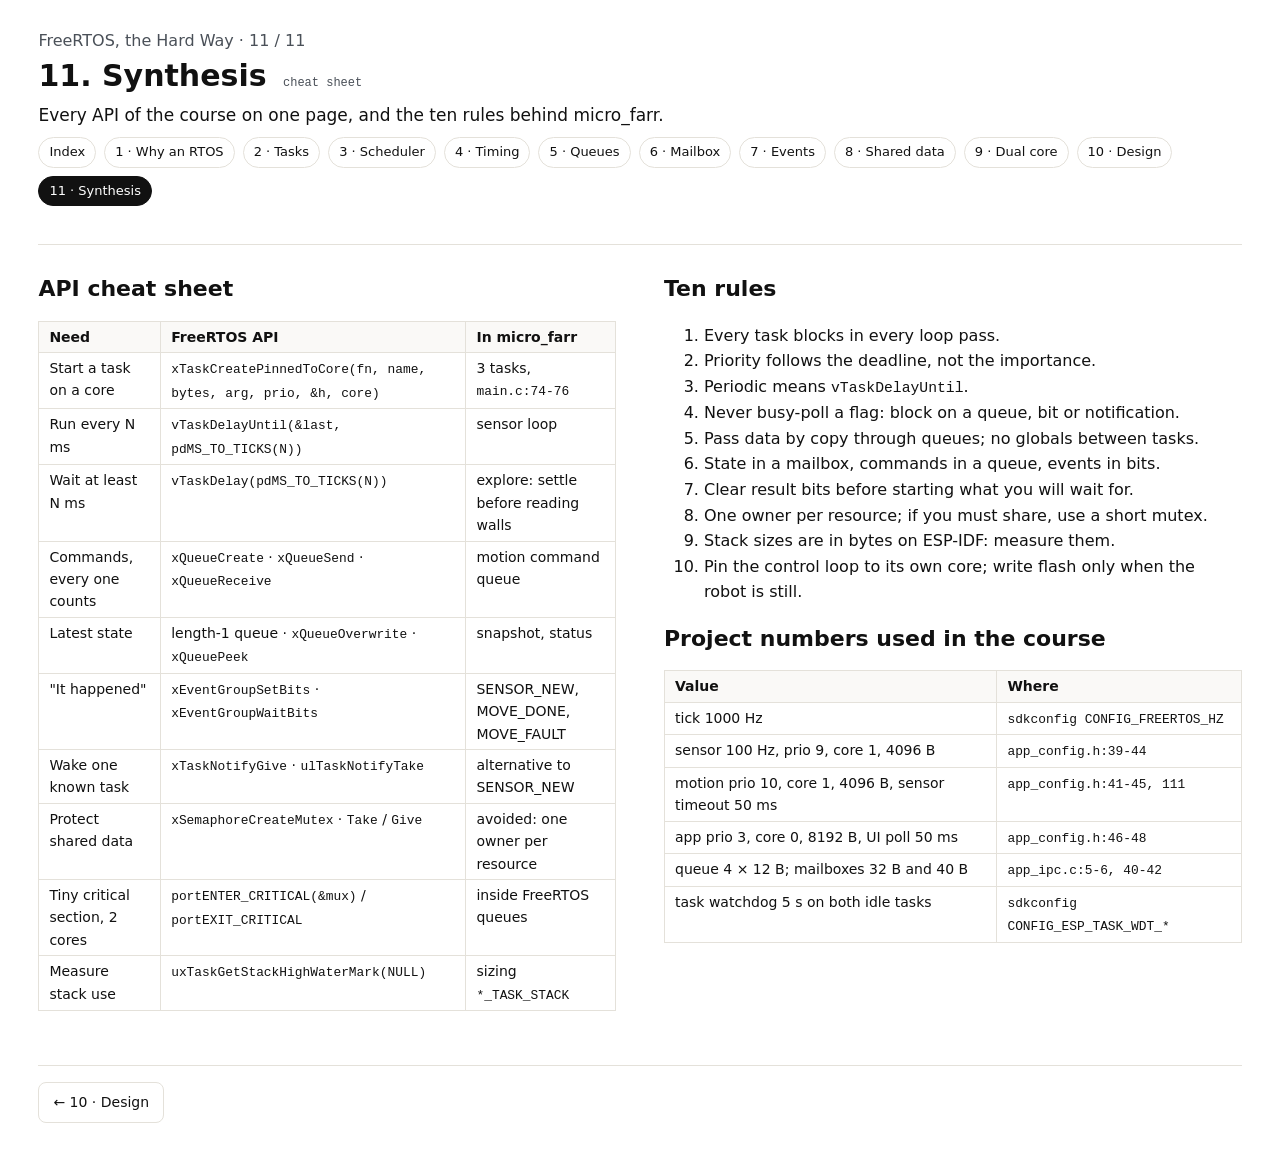
<file: docs/learn/freertos/11-synthesis.html>
<!DOCTYPE html>
<html lang="en"><head><meta charset="utf-8"><meta name="viewport" content="width=device-width,initial-scale=1">
<title>11. Synthesis · FreeRTOS, the Hard Way</title><link rel="stylesheet" href="assets/course.css"></head><body>
<svg width="0" height="0" style="position:absolute" aria-hidden="true"><defs>
<marker id="ah" viewBox="0 0 10 10" refX="9" refY="5" markerWidth="7" markerHeight="7" orient="auto-start-reverse"><path d="M0,0 L10,5 L0,10 z" fill="#111"/></marker>
<marker id="aho" viewBox="0 0 10 10" refX="9" refY="5" markerWidth="7" markerHeight="7" orient="auto-start-reverse"><path d="M0,0 L10,5 L0,10 z" fill="#e8590c"/></marker>
<marker id="ahg" viewBox="0 0 10 10" refX="9" refY="5" markerWidth="7" markerHeight="7" orient="auto-start-reverse"><path d="M0,0 L10,5 L0,10 z" fill="#2f9e44"/></marker>
</defs></svg>
<main>
<p class="sub" style="margin:0 0 4px">FreeRTOS, the Hard Way · 11 / 11</p>
<h1>11. Synthesis <span class="sl">cheat sheet</span></h1>
<p class="lead">Every API of the course on one page, and the ten rules behind micro_farr.</p>
<nav id="nav"></nav>

<section>
<div class="split even"><div>
<h2>API cheat sheet</h2>
<div class="scroll"><table>
<tr><th>Need</th><th>FreeRTOS API</th><th>In micro_farr</th></tr>
<tr><td>Start a task on a core</td><td><code>xTaskCreatePinnedToCore(fn, name, bytes, arg, prio, &amp;h, core)</code></td><td>3 tasks, <code>main.c:74-76</code></td></tr>
<tr><td>Run every N ms</td><td><code>vTaskDelayUntil(&amp;last, pdMS_TO_TICKS(N))</code></td><td>sensor loop</td></tr>
<tr><td>Wait at least N ms</td><td><code>vTaskDelay(pdMS_TO_TICKS(N))</code></td><td>explore: settle before reading walls</td></tr>
<tr><td>Commands, every one counts</td><td><code>xQueueCreate</code> · <code>xQueueSend</code> · <code>xQueueReceive</code></td><td>motion command queue</td></tr>
<tr><td>Latest state</td><td>length-1 queue · <code>xQueueOverwrite</code> · <code>xQueuePeek</code></td><td>snapshot, status</td></tr>
<tr><td>"It happened"</td><td><code>xEventGroupSetBits</code> · <code>xEventGroupWaitBits</code></td><td>SENSOR_NEW, MOVE_DONE, MOVE_FAULT</td></tr>
<tr><td>Wake one known task</td><td><code>xTaskNotifyGive</code> · <code>ulTaskNotifyTake</code></td><td>alternative to SENSOR_NEW</td></tr>
<tr><td>Protect shared data</td><td><code>xSemaphoreCreateMutex</code> · <code>Take</code> / <code>Give</code></td><td>avoided: one owner per resource</td></tr>
<tr><td>Tiny critical section, 2 cores</td><td><code>portENTER_CRITICAL(&amp;mux)</code> / <code>portEXIT_CRITICAL</code></td><td>inside FreeRTOS queues</td></tr>
<tr><td>Measure stack use</td><td><code>uxTaskGetStackHighWaterMark(NULL)</code></td><td>sizing <code>*_TASK_STACK</code></td></tr>
</table></div>
</div><div>
<h2>Ten rules</h2>
<ol>
<li>Every task blocks in every loop pass.</li>
<li>Priority follows the deadline, not the importance.</li>
<li>Periodic means <code>vTaskDelayUntil</code>.</li>
<li>Never busy-poll a flag: block on a queue, bit or notification.</li>
<li>Pass data by copy through queues; no globals between tasks.</li>
<li>State in a mailbox, commands in a queue, events in bits.</li>
<li>Clear result bits before starting what you will wait for.</li>
<li>One owner per resource; if you must share, use a short mutex.</li>
<li>Stack sizes are in bytes on ESP-IDF: measure them.</li>
<li>Pin the control loop to its own core; write flash only when the robot is still.</li>
</ol>
<h2>Project numbers used in the course</h2>
<div class="scroll"><table>
<tr><th>Value</th><th>Where</th></tr>
<tr><td>tick 1000 Hz</td><td><code>sdkconfig CONFIG_FREERTOS_HZ</code></td></tr>
<tr><td>sensor 100 Hz, prio 9, core 1, 4096 B</td><td><code>app_config.h:39-44</code></td></tr>
<tr><td>motion prio 10, core 1, 4096 B, sensor timeout 50 ms</td><td><code>app_config.h:41-45, 111</code></td></tr>
<tr><td>app prio 3, core 0, 8192 B, UI poll 50 ms</td><td><code>app_config.h:46-48</code></td></tr>
<tr><td>queue 4 × 12 B; mailboxes 32 B and 40 B</td><td><code>app_ipc.c:5-6, 40-42</code></td></tr>
<tr><td>task watchdog 5 s on both idle tasks</td><td><code>sdkconfig CONFIG_ESP_TASK_WDT_*</code></td></tr>
</table></div>
</div></div>
</section>
<div class="pn" id="pn"></div>
</main>
<script src="assets/course.js"></script>
<script>nav('synth');</script>
</body></html>
</file>
<file: docs/learn/freertos/assets/course.css>
html{color-scheme:light;background:#fff}
:root{--bg:#ffffff;--fg:#111111;--mut:#4a5058;--line:#e4e1da;--card:#ffffff;--acc:#e8590c;--tint:#fff4ec}
*{box-sizing:border-box}body{margin:0;background:var(--bg);color:var(--fg);font:16px/1.6 system-ui,-apple-system,"Segoe UI",sans-serif}
main{margin:0 auto}
h1{font-size:30px;line-height:1.2;margin:0 0 6px}.sub{color:var(--mut);margin:0 0 26px}
nav{display:flex;flex-wrap:wrap;gap:8px;margin-bottom:34px}nav a{font-size:13px;color:var(--fg);text-decoration:none;border:1px solid var(--line);padding:4px 10px;border-radius:20px}
section{border-top:1px solid var(--line);padding-top:26px;margin-top:38px}
h2{font-size:22px;margin:0 0 4px}.sl{font-size:12px;color:var(--mut);font-weight:500;margin-left:6px}
h3{font-size:17px;margin:26px 0 6px}h4{margin:0 0 6px;font-size:14px}
p{margin:8px 0}.small{font-size:13px;color:var(--mut);margin:6px 0 0}
figure{margin:16px 0;text-align:center}svg{width:100%;height:auto;color:var(--fg);font-family:system-ui,sans-serif}
figcaption{font-size:13px;color:var(--mut);margin-top:6px;text-align:left}
.key{background:var(--tint);border-left:3px solid var(--acc);padding:10px 14px;border-radius:4px;margin:14px 0;font-size:15px}.key b{color:var(--acc)}
.grid{display:grid;grid-template-columns:repeat(auto-fit,minmax(230px,1fr));gap:14px;margin:16px 0}
.grid2{display:grid;grid-template-columns:repeat(auto-fit,minmax(300px,1fr));gap:14px;margin:16px 0}
.pair{display:grid;grid-template-columns:repeat(auto-fit,minmax(280px,1fr));gap:14px}
.card{background:var(--card);border:1px solid var(--line);border-radius:10px;padding:12px 14px}
table{border-collapse:collapse;margin:10px 0;font-size:14px}td,th{border:1px solid var(--line);padding:4px 10px;text-align:center}
.props td{text-align:left}.props td:first-child{font-weight:600}
.mono,code{font-family:ui-monospace,Menlo,monospace;font-size:.92em}
.ok{color:#2f9e44;font-weight:700}.ko{color:var(--acc);font-weight:700}.hl{color:var(--acc);font-weight:700}
.cols{display:grid;grid-template-columns:1fr 1fr;gap:14px}@media(max-width:600px){.cols{grid-template-columns:1fr}}
pre{border:1px solid var(--line);border-radius:8px;padding:10px 12px;font-size:13px;margin:6px 0;overflow-x:auto}

:root{--good:#2f9e44;--blue:#1c7ed6}
main{max-width:1500px;padding:28px clamp(16px,3vw,48px) 60px}
.lead{font-size:17px;max-width:900px}
section{min-width:0}
.split{display:grid;grid-template-columns:1fr;gap:10px 48px;align-items:start}
@media(min-width:1150px){.split{grid-template-columns:minmax(0,5fr) minmax(0,6fr)}.split.even{grid-template-columns:1fr 1fr}}
.split>div{min-width:0}
h3{font-size:17px;margin:22px 0 6px}
.pn{display:flex;justify-content:space-between;gap:10px;margin-top:44px;border-top:1px solid var(--line);padding-top:16px}
.pn a{color:var(--fg);text-decoration:none;border:1px solid var(--line);border-radius:8px;padding:8px 14px;font-size:14px}.pn a:hover,nav a:hover{border-color:var(--acc)}
nav a.on{background:var(--fg);color:#fff;border-color:var(--fg)}nav a.soon{color:#9aa0a6;border-style:dashed}
.widget{border:1px solid var(--line);border-radius:10px;padding:14px;margin:12px 0}
.ctl{display:flex;flex-wrap:wrap;gap:8px 22px;font-size:14px;align-items:center;margin-bottom:6px}
.ctl label{display:flex;align-items:center;gap:8px}.ctl output{font-family:ui-monospace,Menlo,monospace;min-width:4.5em}
input[type=range]{accent-color:var(--acc);width:150px}
button,select{font:inherit;font-size:14px;border:1px solid var(--line);background:#fff;border-radius:8px;padding:5px 12px;cursor:pointer}button:hover{border-color:var(--acc)}
button.pick{display:block;width:100%;text-align:left;margin:6px 0}
button.pick.right{border-color:var(--good);background:#ebfbee}button.pick.wrong{border-color:var(--acc);background:var(--tint)}
.predict{border:1px dashed var(--acc);border-radius:10px;padding:10px 14px;margin:12px 0}.predict b.q{display:block;margin-bottom:4px}
.verdict{font-size:14px;margin-top:6px}
.read{font-family:ui-monospace,Menlo,monospace;font-size:13.5px;background:#faf9f7;border-radius:6px;padding:9px 12px;white-space:pre-wrap;text-align:left;margin:8px 0;line-height:1.55}
.eq{font-family:ui-monospace,Menlo,monospace;font-size:15px;background:#faf9f7;border-radius:6px;padding:10px 14px;margin:8px 0;white-space:pre-wrap;line-height:1.7}
.scroll{overflow-x:auto}td.l,th.l{text-align:left}
details{border:1px solid var(--line);border-radius:10px;padding:8px 14px;margin:14px 0}summary{cursor:pointer;font-weight:600}
details[open] summary{margin-bottom:6px}
.why{border-left:3px solid var(--blue);background:#f1f7fe;padding:8px 14px;border-radius:4px;margin:12px 0}.why b{color:var(--blue)}
.anchor{font-size:14px;border:1px solid var(--line);border-radius:8px;padding:8px 12px;margin:10px 0}.anchor code{font-size:13px}

/* FreeRTOS course additions */
.sl{font-family:ui-monospace,Menlo,monospace}
td,th{text-align:left;vertical-align:top}th{background:#faf9f7}
ul.pts{margin:8px 0;padding-left:20px}ul.pts li{margin:3px 0}
.ct{font-size:12px;color:var(--mut);margin-top:10px}
.legend{display:flex;flex-wrap:wrap;gap:6px 14px;font-size:12px;color:var(--mut);margin:4px 0 10px}
.legend i{display:inline-block;width:12px;height:12px;border-radius:2px;vertical-align:-2px;margin-right:4px}
.tl{border:1px solid var(--line);border-radius:10px;padding:12px 14px;margin:12px 0;display:flex;flex-direction:column;gap:10px}
.tl .predict{margin:0}
.tl .choices{display:flex;flex-wrap:wrap;gap:8px;margin:8px 0 4px}
.tl .verdict.good{color:#2f9e44;font-weight:600}.tl .verdict.bad{color:var(--acc);font-weight:600}
.tl .ctl{margin:0}.tl .lbl{font-size:13px;color:var(--mut)}
.tl .seg{display:inline-flex;border:1px solid var(--line);border-radius:8px;overflow:hidden}
.tl .seg button{border:0;border-radius:0}.tl .seg button+button{border-left:1px solid var(--line)}
.tl button{font-size:13px;padding:4px 10px}
.tl button:focus-visible{outline:2px solid var(--acc);outline-offset:1px}
.tl button.sel{background:var(--tint);border-color:var(--acc);font-weight:600}
.tl .seg button.sel{box-shadow:inset 0 0 0 1px var(--acc)}
.tl .svgwrap{overflow-x:auto}.tl svg{display:block;font-family:ui-monospace,Menlo,monospace}
.tl .cap{font-family:ui-monospace,Menlo,monospace;font-size:13px;background:#faf9f7;border:1px solid var(--line);border-radius:6px;padding:6px 10px;min-height:2.4em}
.tl .res{font-size:14px;min-height:1.4em}
a.card{text-decoration:none;color:inherit}a.card:hover{border-color:var(--acc)}
</file>
